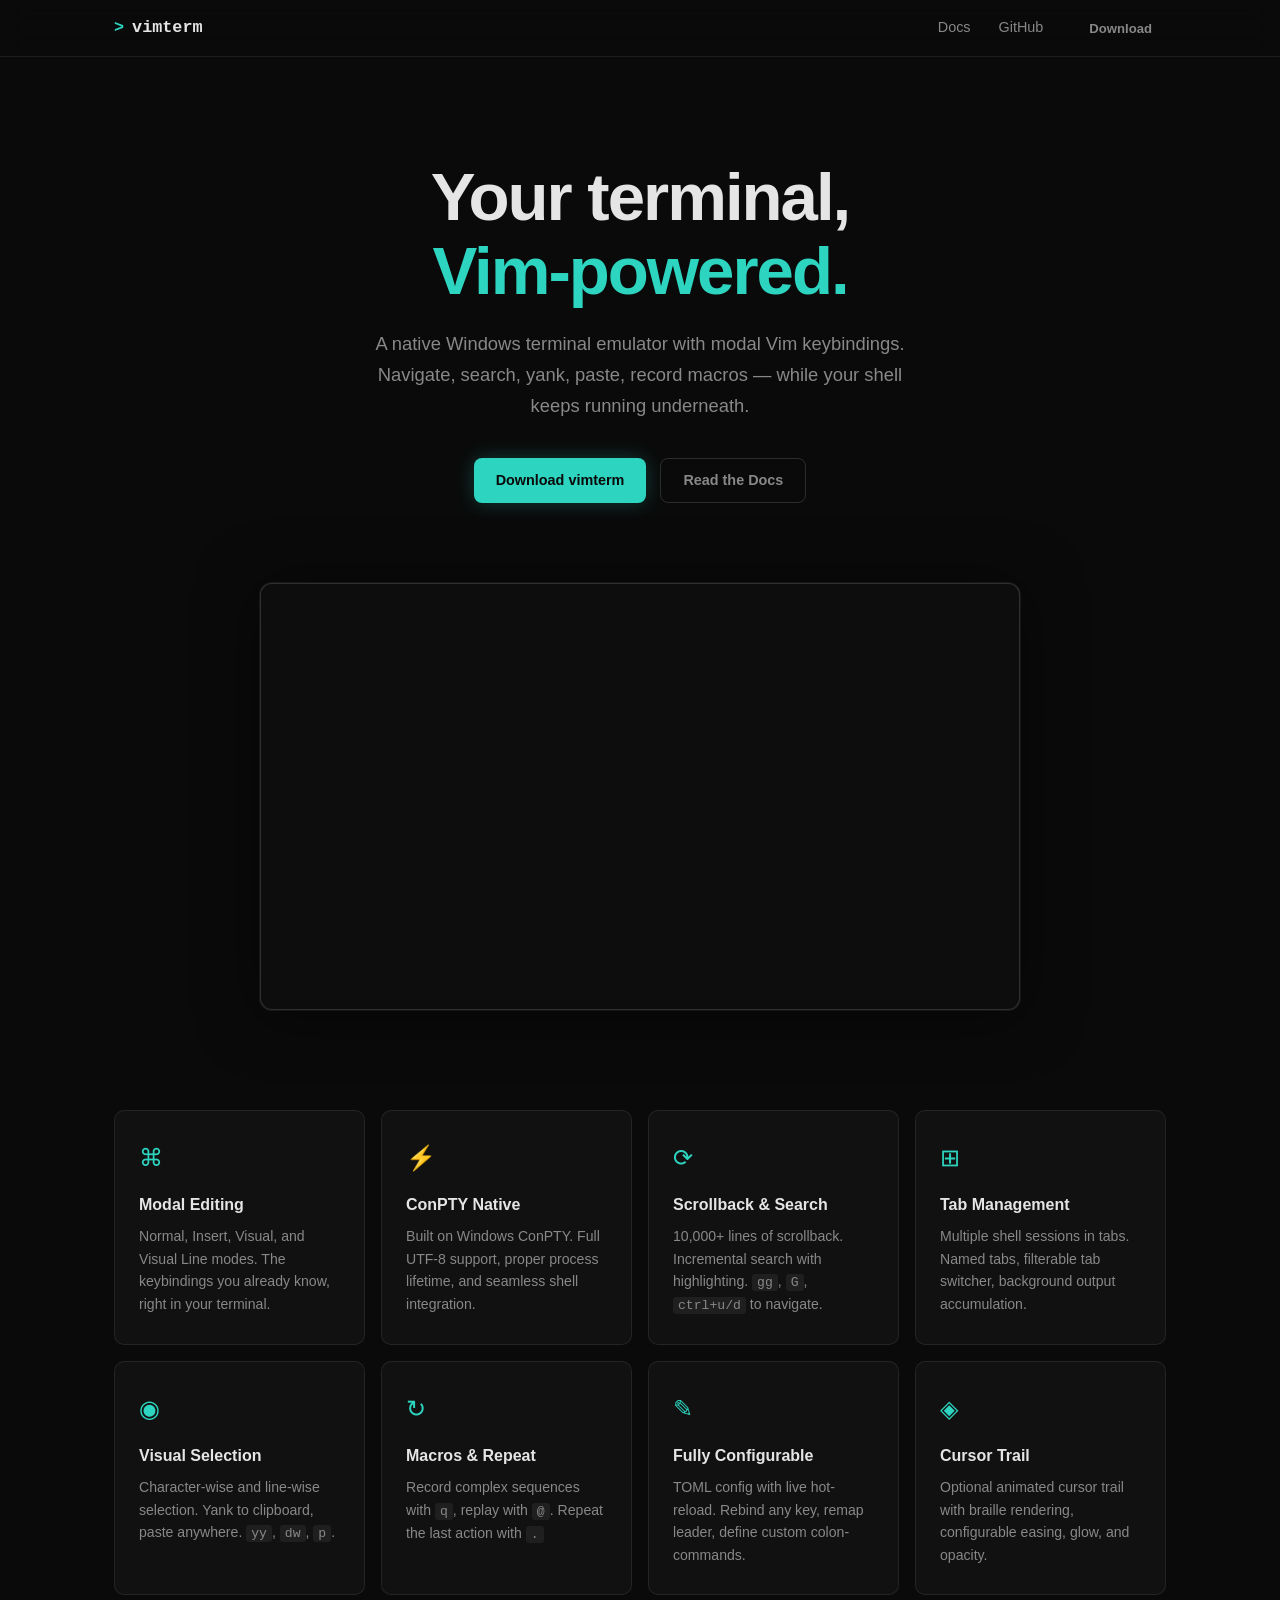
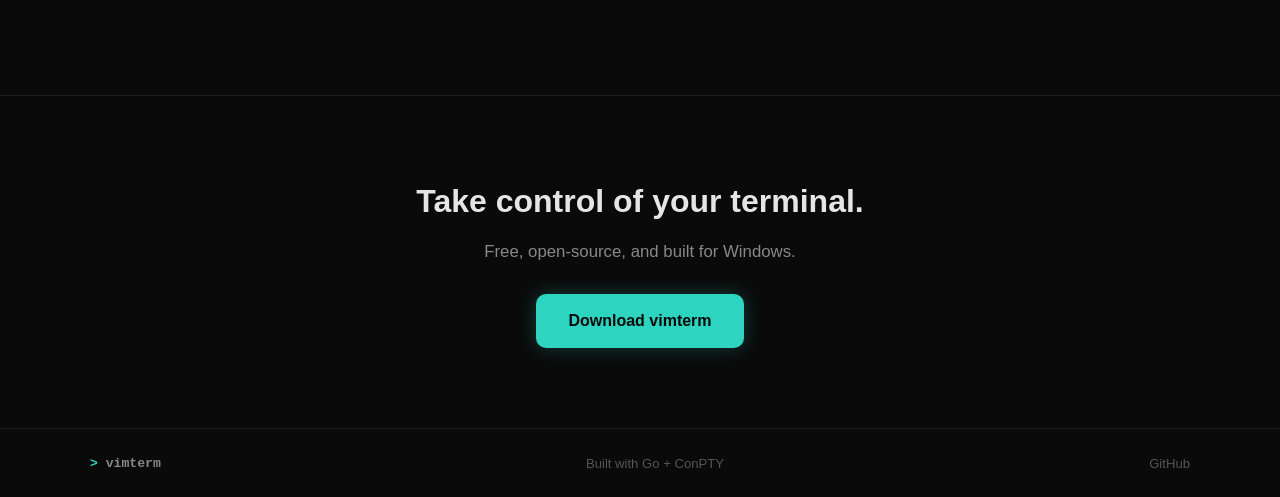
<file: docs/index.html>
<!DOCTYPE html>
<html lang="en">
<head>
  <meta charset="UTF-8">
  <meta name="viewport" content="width=device-width, initial-scale=1.0">
  <title>vimterm - A Vim-like Terminal Emulator for Windows</title>
  <meta name="description" content="A Vim-like terminal emulator for Windows. Modal keybindings, ConPTY shell integration, scrollback, search, yank, macros — all driven by Vim.">
  <link rel="stylesheet" href="style.css">
  <link rel="icon" href="data:image/svg+xml,<svg xmlns='http://www.w3.org/2000/svg' viewBox='0 0 100 100'><text y='.9em' font-size='90'>></text></svg>">
</head>
<body>
  <nav class="nav">
    <div class="nav-inner">
      <a href="/" class="nav-logo"><span class="logo-icon">&gt;</span> vimterm</a>
      <div class="nav-links">
        <a href="docs.html">Docs</a>
        <a href="https://github.com/mueezejaz/vimterm" target="_blank">GitHub</a>
        <a href="https://github.com/mueezejaz/vimterm/releases" target="_blank" class="btn btn-sm">Download</a>
      </div>
    </div>
  </nav>

  <section class="hero">
    <h1 class="hero-title">Your terminal,<br><span class="accent">Vim-powered.</span></h1>
    <p class="hero-sub">A native Windows terminal emulator with modal Vim keybindings. Navigate, search, yank, paste, record macros — while your shell keeps running underneath.</p>
    <div class="hero-actions">
      <a href="https://github.com/mueezejaz/vimterm/releases" class="btn btn-primary">Download vimterm</a>
      <a href="docs.html" class="btn btn-ghost">Read the Docs</a>
    </div>
  </section>

  <section class="video-section">
    <div class="video-wrapper">
      <video autoplay muted loop playsinline>
        <source src="https://github.com/mueezejaz/vimterm/raw/main/demo.mp4" type="video/mp4">
      </video>
    </div>
  </section>

  <section class="features">
    <div class="features-grid">
      <div class="feature-card">
        <div class="feature-icon">⌘</div>
        <h3>Modal Editing</h3>
        <p>Normal, Insert, Visual, and Visual Line modes. The keybindings you already know, right in your terminal.</p>
      </div>
      <div class="feature-card">
        <div class="feature-icon">⚡</div>
        <h3>ConPTY Native</h3>
        <p>Built on Windows ConPTY. Full UTF-8 support, proper process lifetime, and seamless shell integration.</p>
      </div>
      <div class="feature-card">
        <div class="feature-icon">⟳</div>
        <h3>Scrollback & Search</h3>
        <p>10,000+ lines of scrollback. Incremental search with highlighting. <code>gg</code>, <code>G</code>, <code>ctrl+u/d</code> to navigate.</p>
      </div>
      <div class="feature-card">
        <div class="feature-icon">⊞</div>
        <h3>Tab Management</h3>
        <p>Multiple shell sessions in tabs. Named tabs, filterable tab switcher, background output accumulation.</p>
      </div>
      <div class="feature-card">
        <div class="feature-icon">◉</div>
        <h3>Visual Selection</h3>
        <p>Character-wise and line-wise selection. Yank to clipboard, paste anywhere. <code>yy</code>, <code>dw</code>, <code>p</code>.</p>
      </div>
      <div class="feature-card">
        <div class="feature-icon">↻</div>
        <h3>Macros & Repeat</h3>
        <p>Record complex sequences with <code>q</code>, replay with <code>@</code>. Repeat the last action with <code>.</code></p>
      </div>
      <div class="feature-card">
        <div class="feature-icon">✎</div>
        <h3>Fully Configurable</h3>
        <p>TOML config with live hot-reload. Rebind any key, remap leader, define custom colon-commands.</p>
      </div>
      <div class="feature-card">
        <div class="feature-icon">◈</div>
        <h3>Cursor Trail</h3>
        <p>Optional animated cursor trail with braille rendering, configurable easing, glow, and opacity.</p>
      </div>
    </div>
  </section>

  <section class="cta-section">
    <h2>Take control of your terminal.</h2>
    <p>Free, open-source, and built for Windows.</p>
    <a href="https://github.com/mueezejaz/vimterm/releases" class="btn btn-primary btn-lg">Download vimterm</a>
  </section>

  <footer class="footer">
    <div class="footer-inner">
      <span class="footer-logo"><span class="logo-icon">&gt;</span> vimterm</span>
      <span>Built with Go + ConPTY</span>
      <a href="https://github.com/mueezejaz/vimterm" target="_blank">GitHub</a>
    </div>
  </footer>
</body>
</html>
</file>
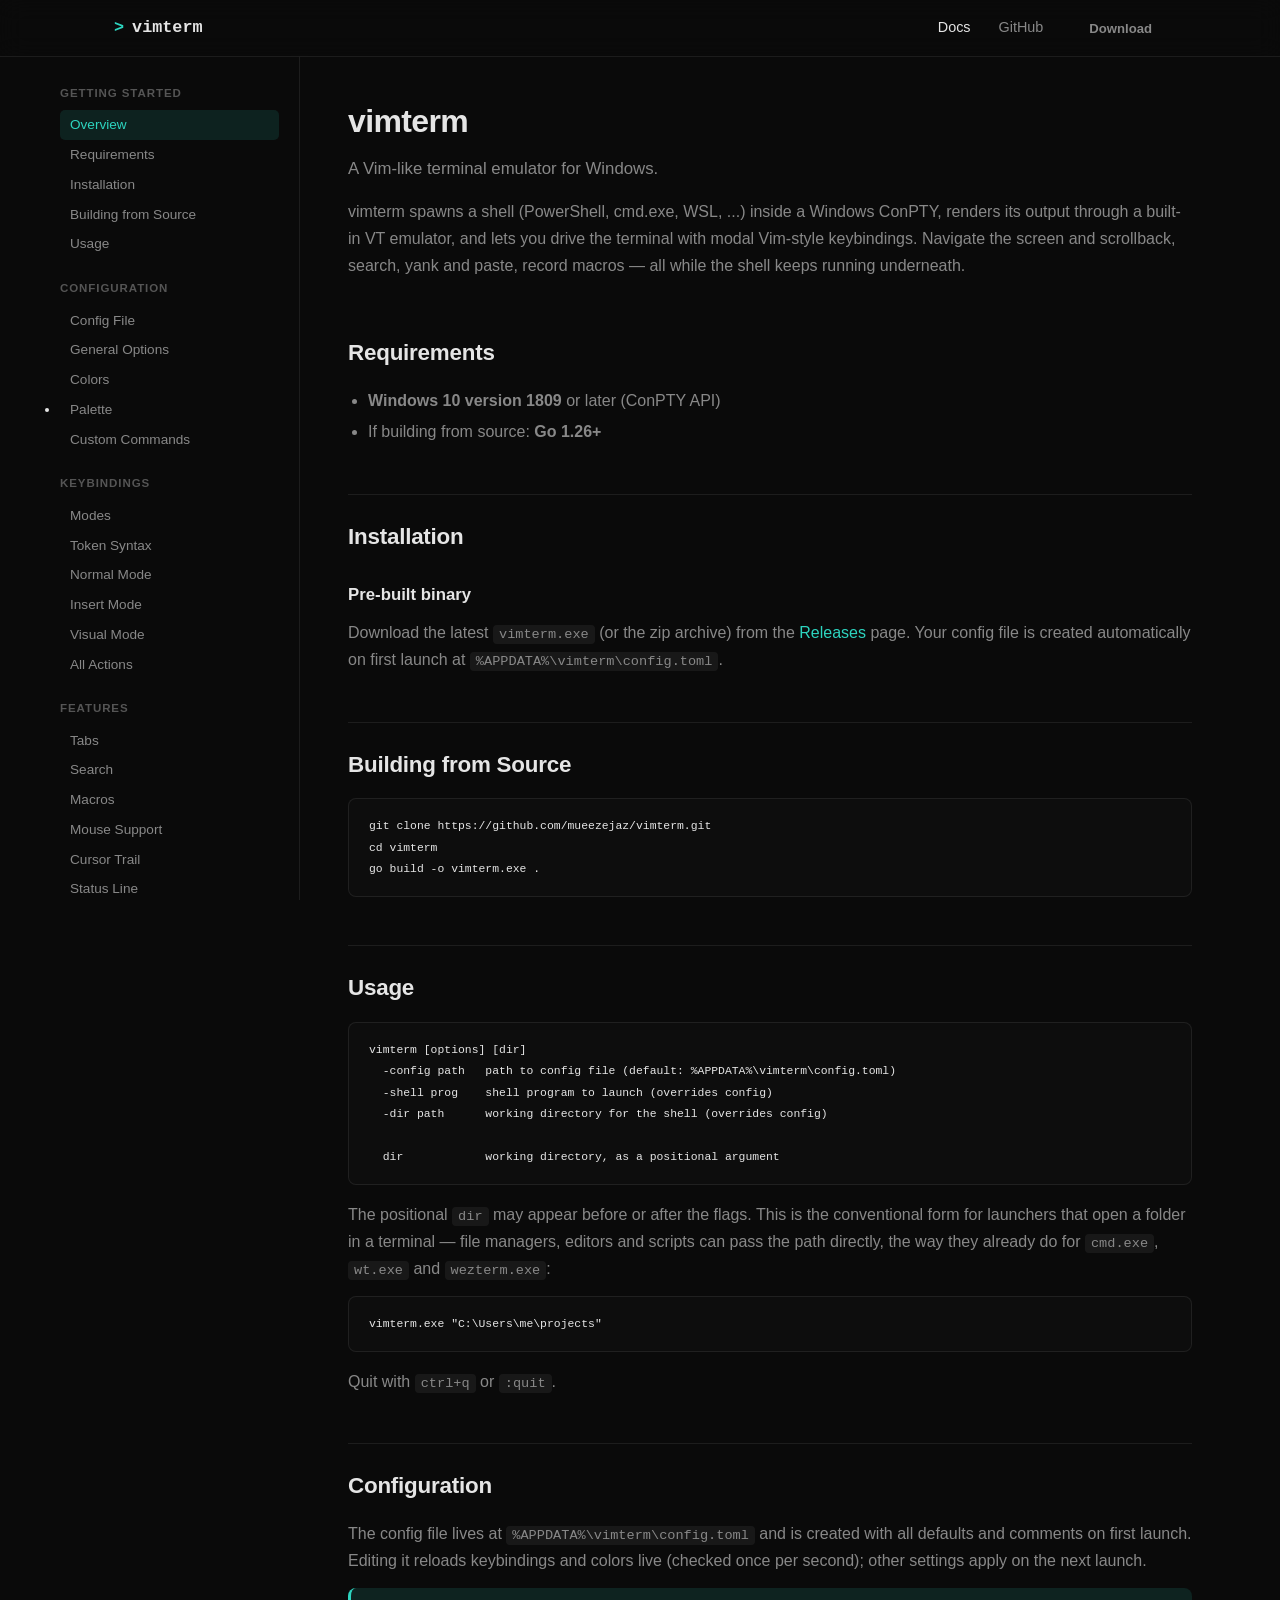
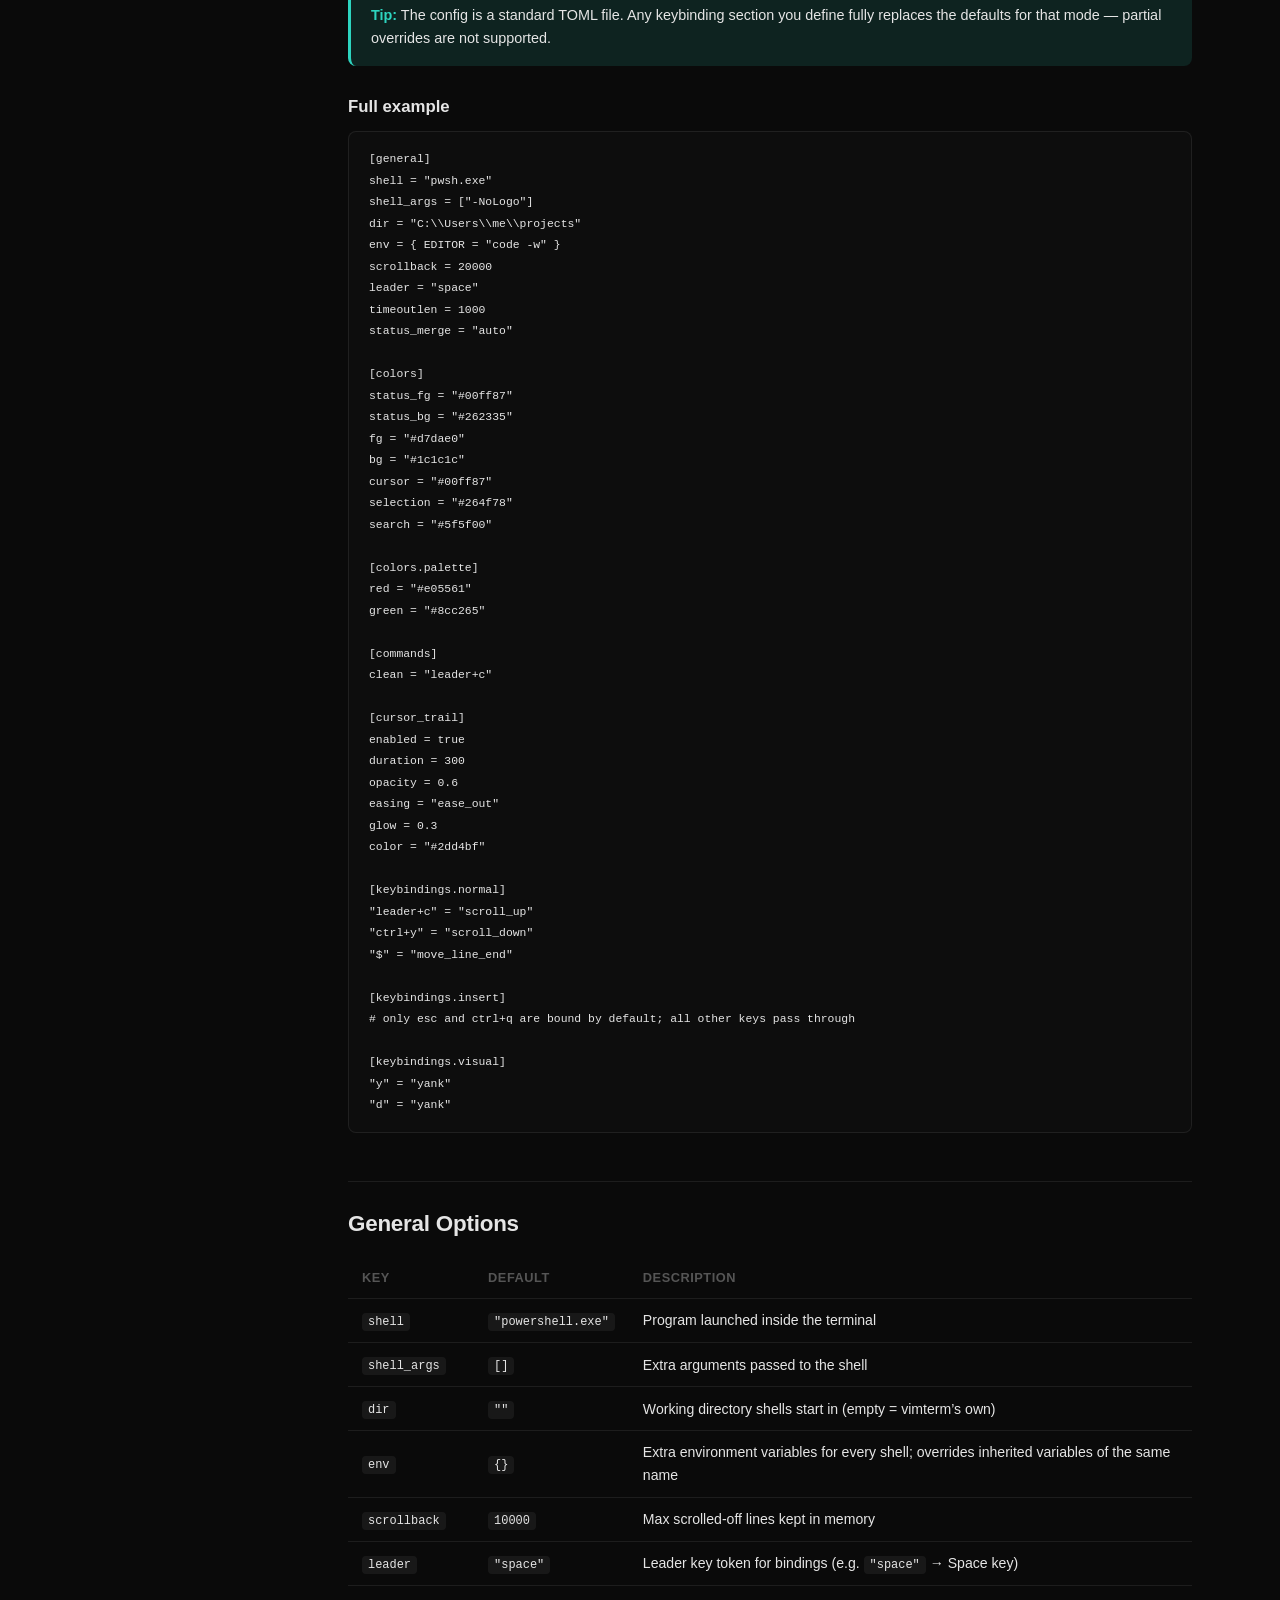
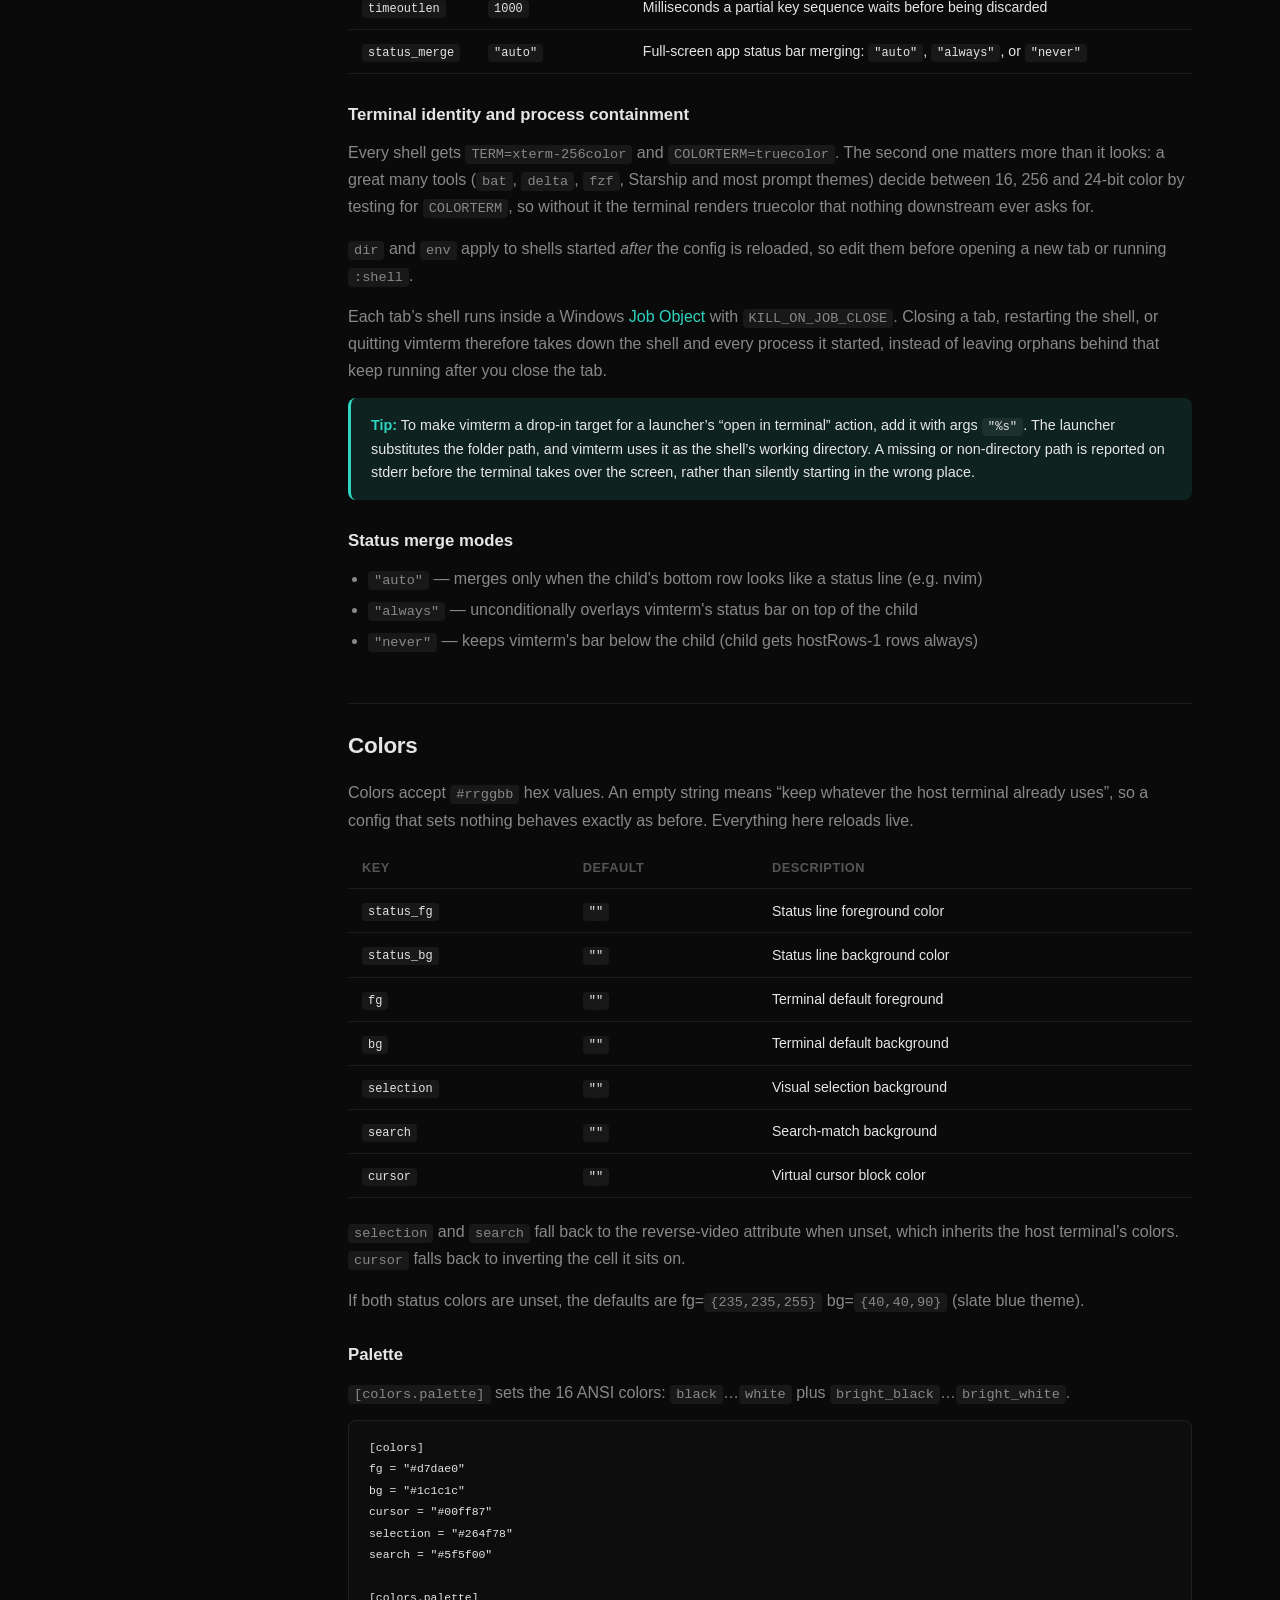
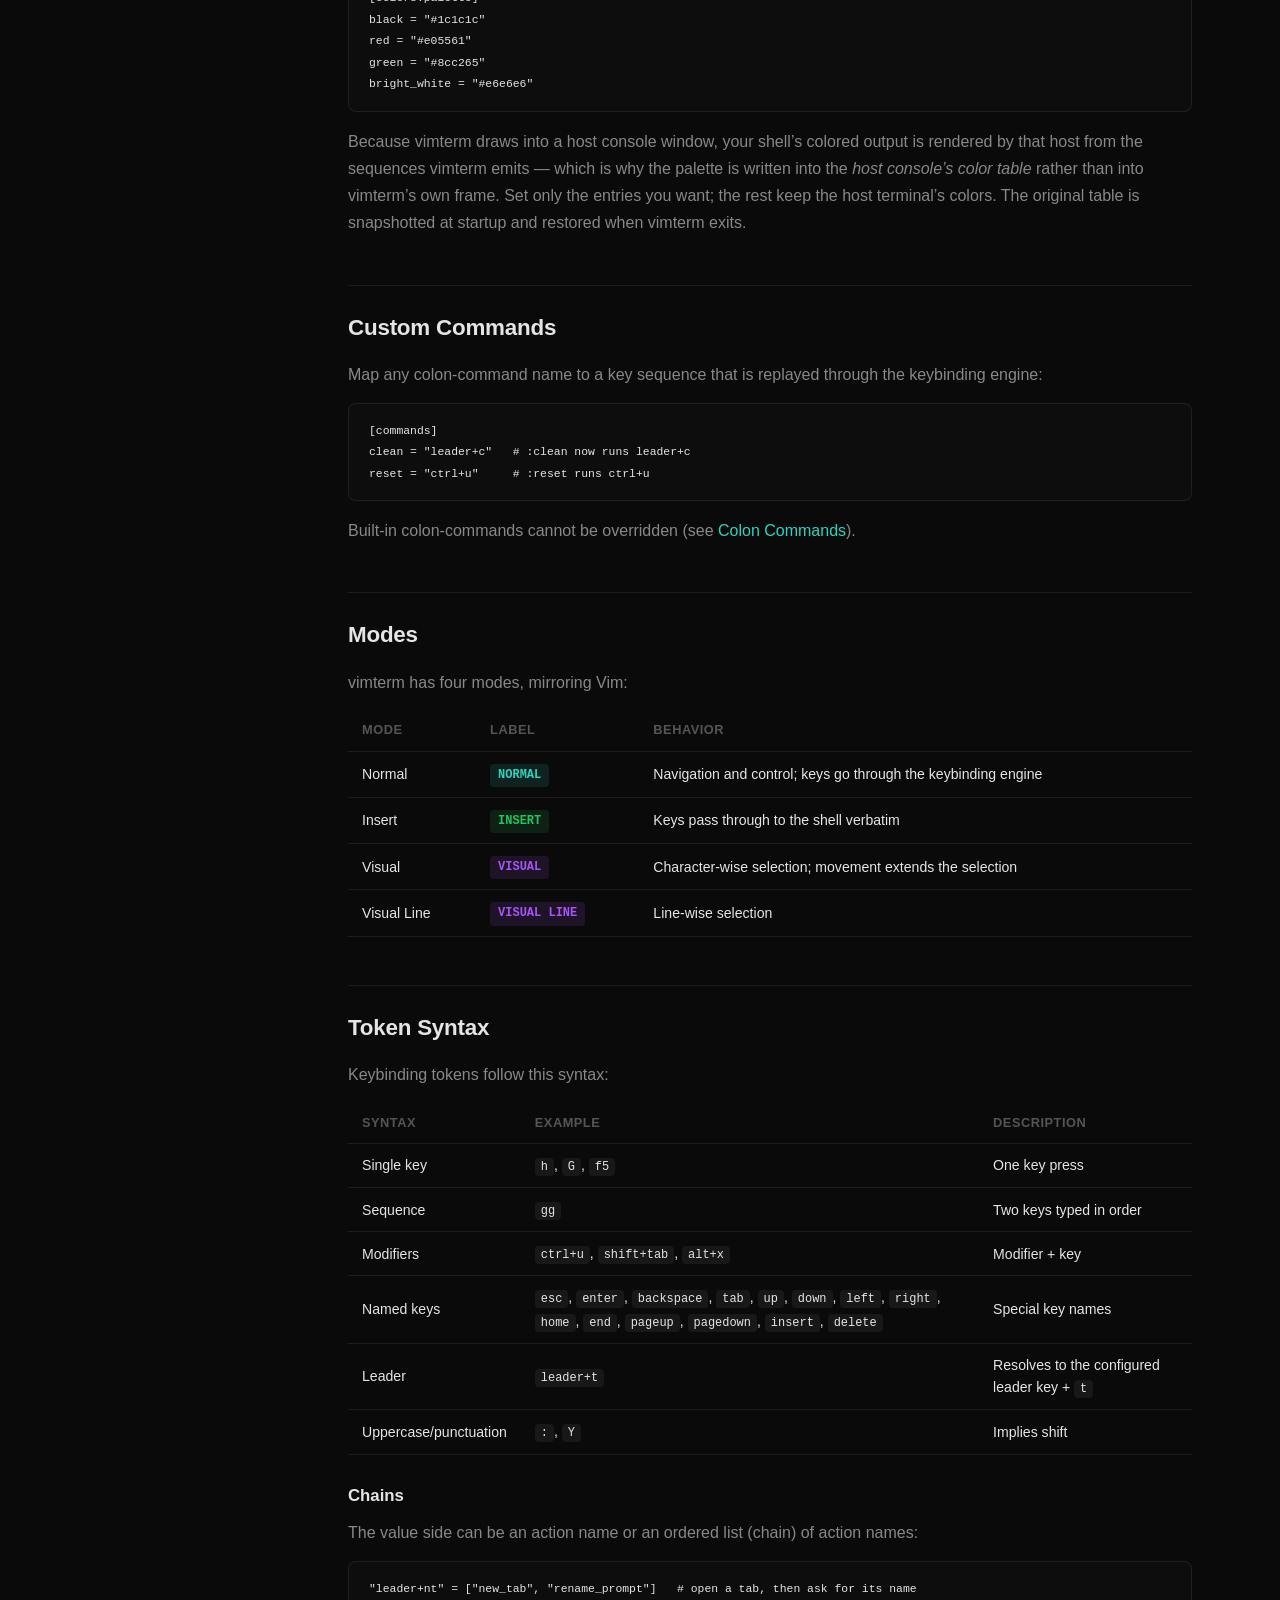
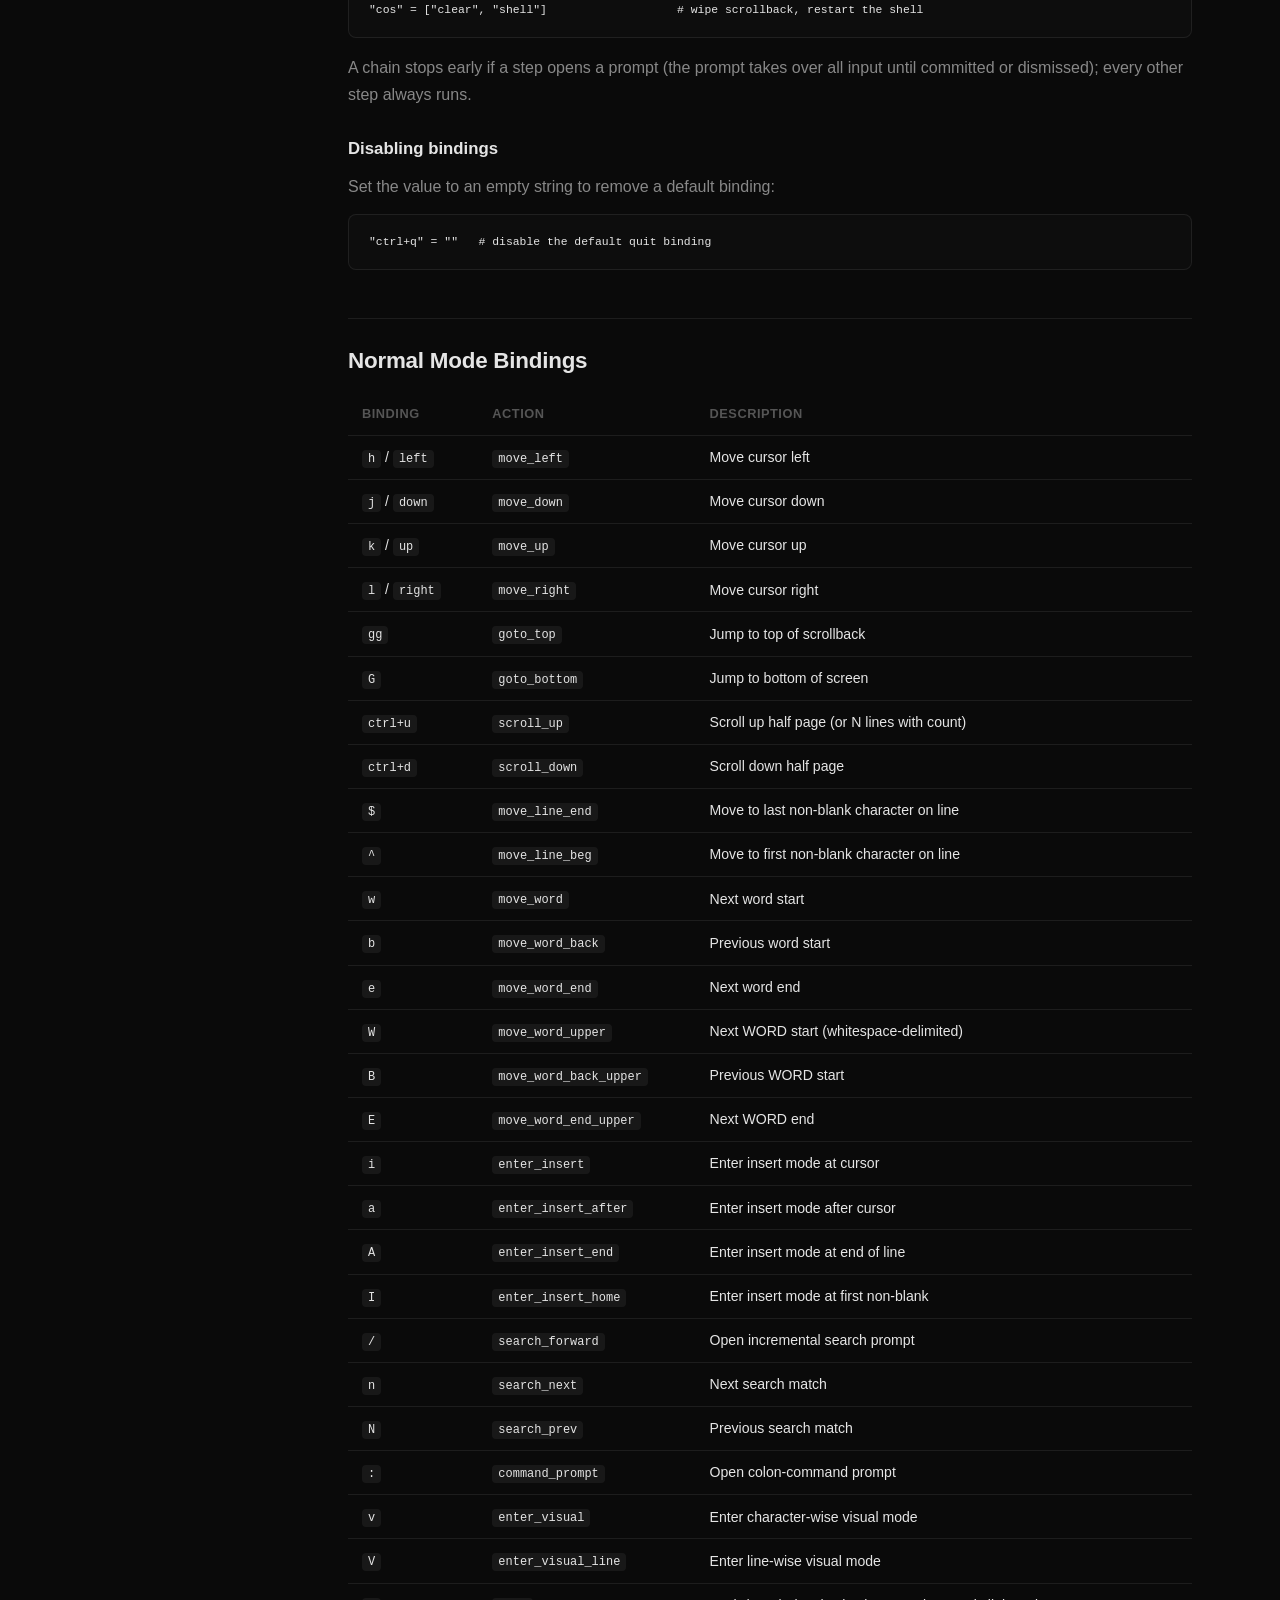
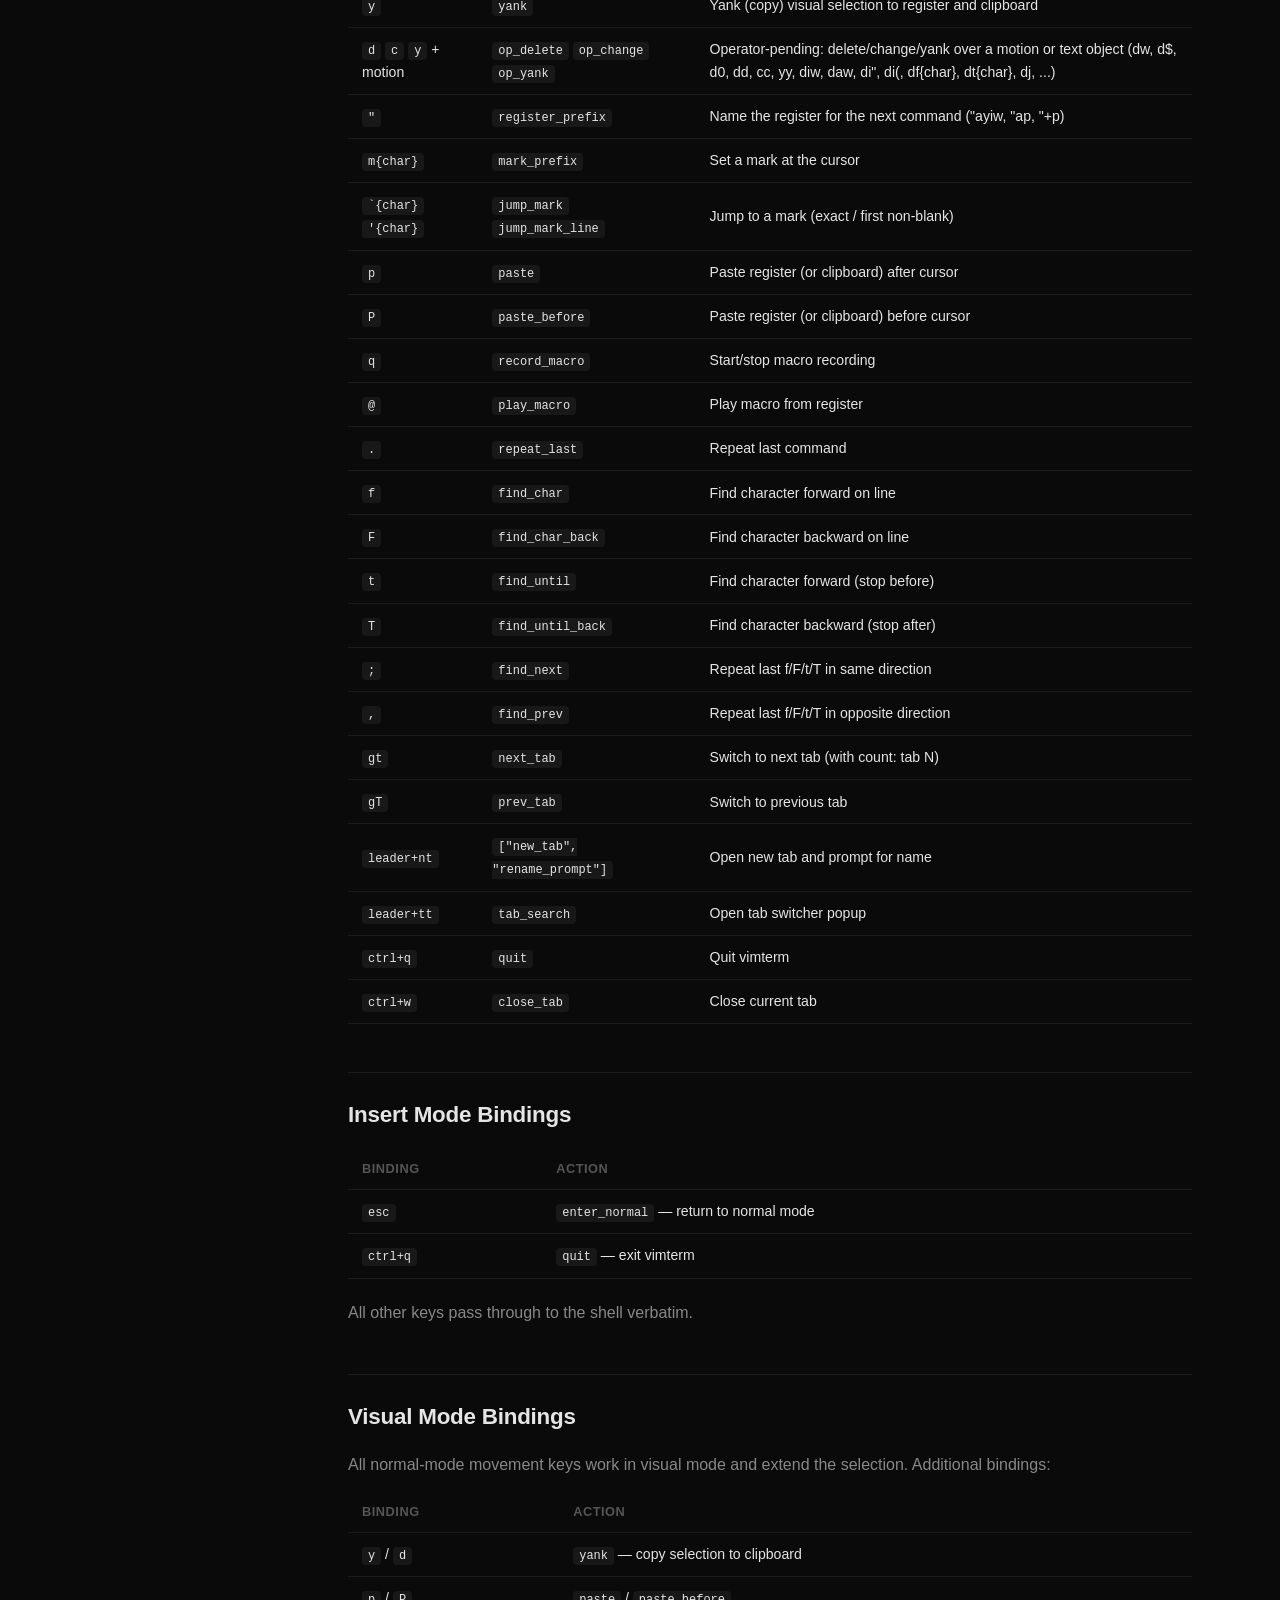
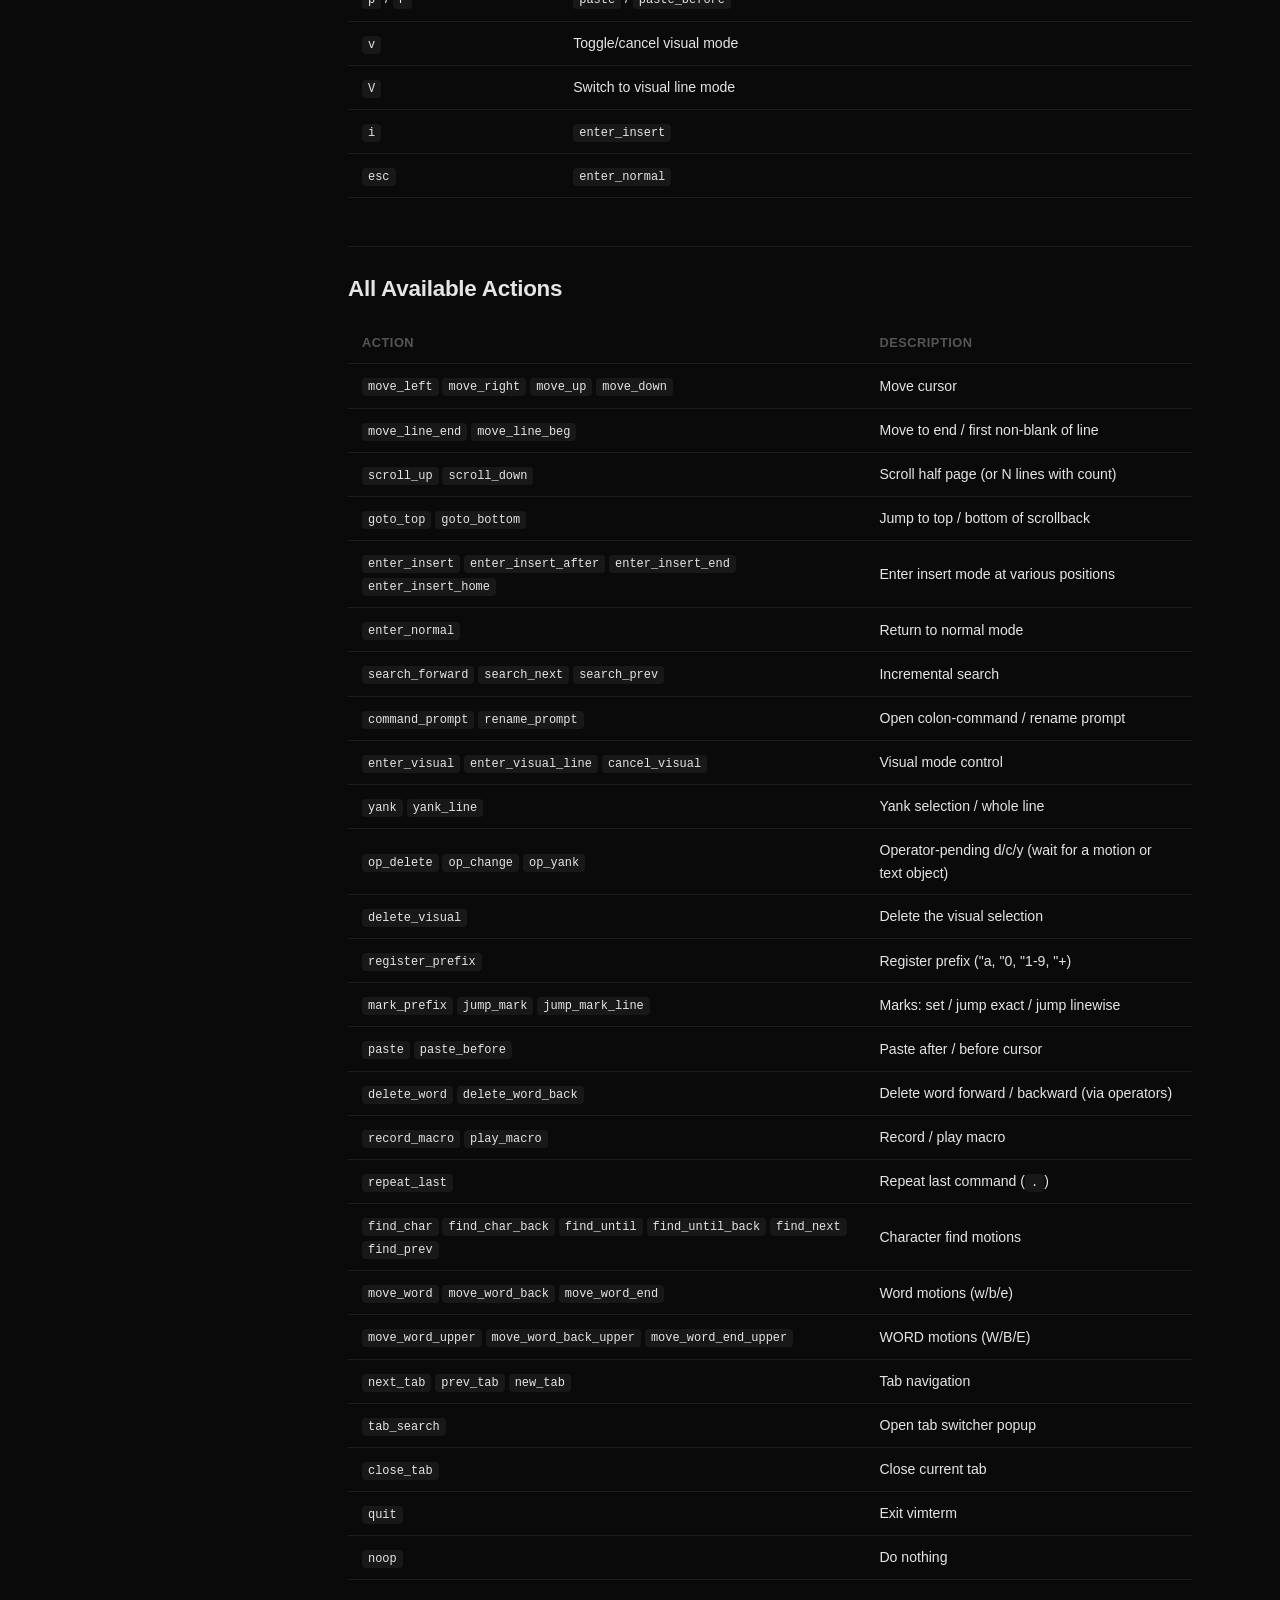
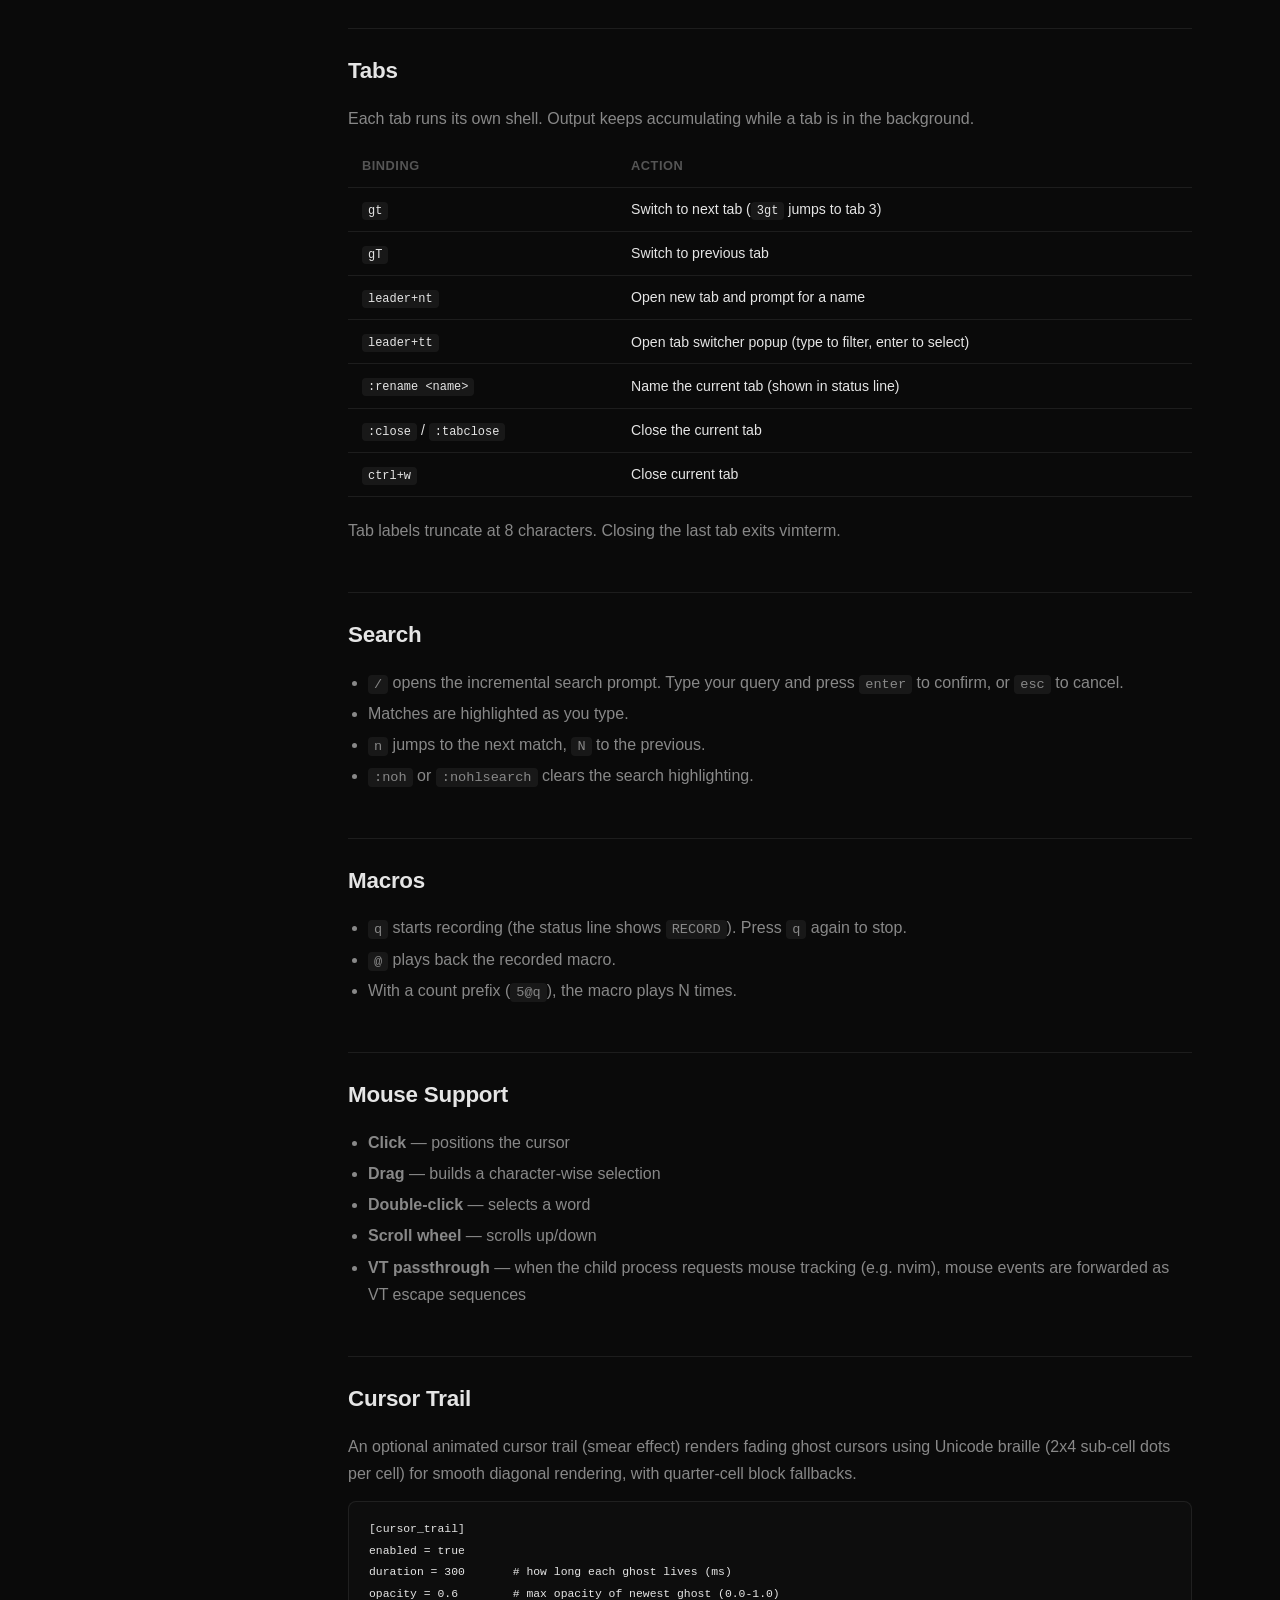
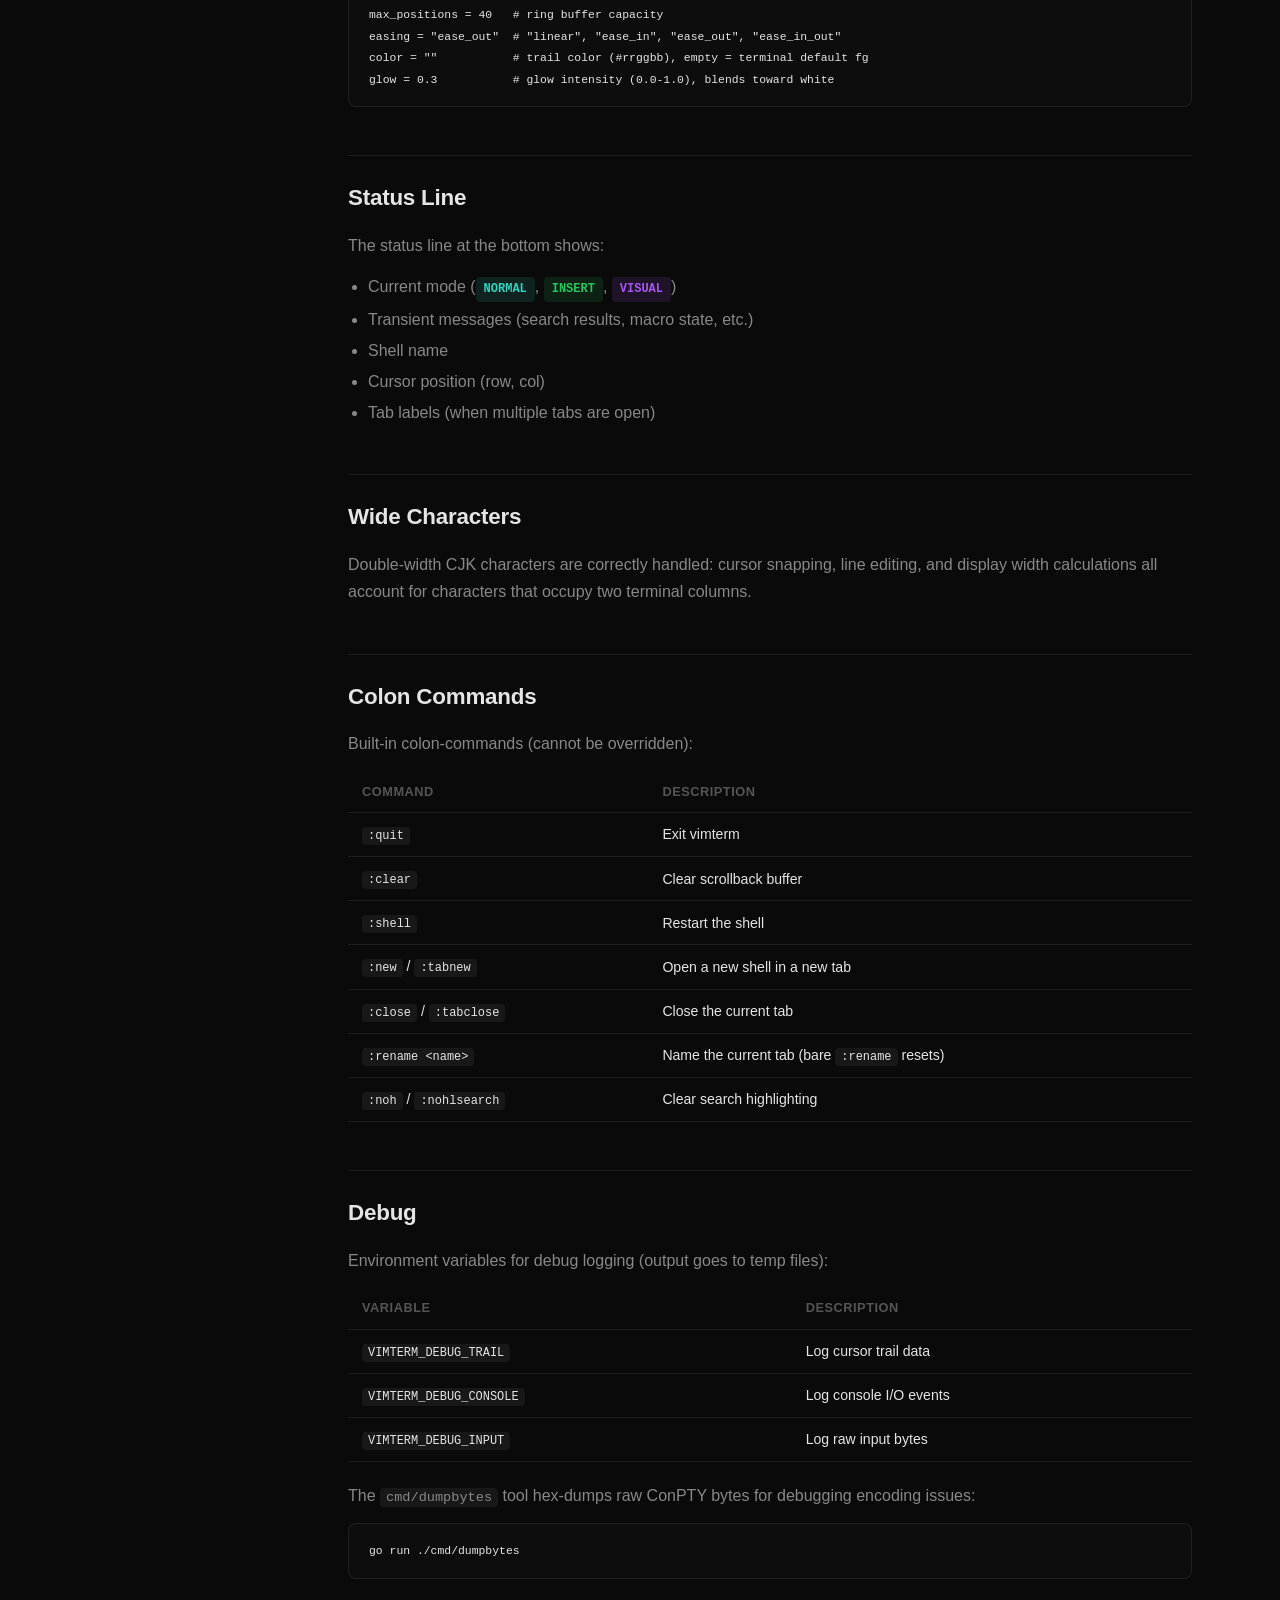
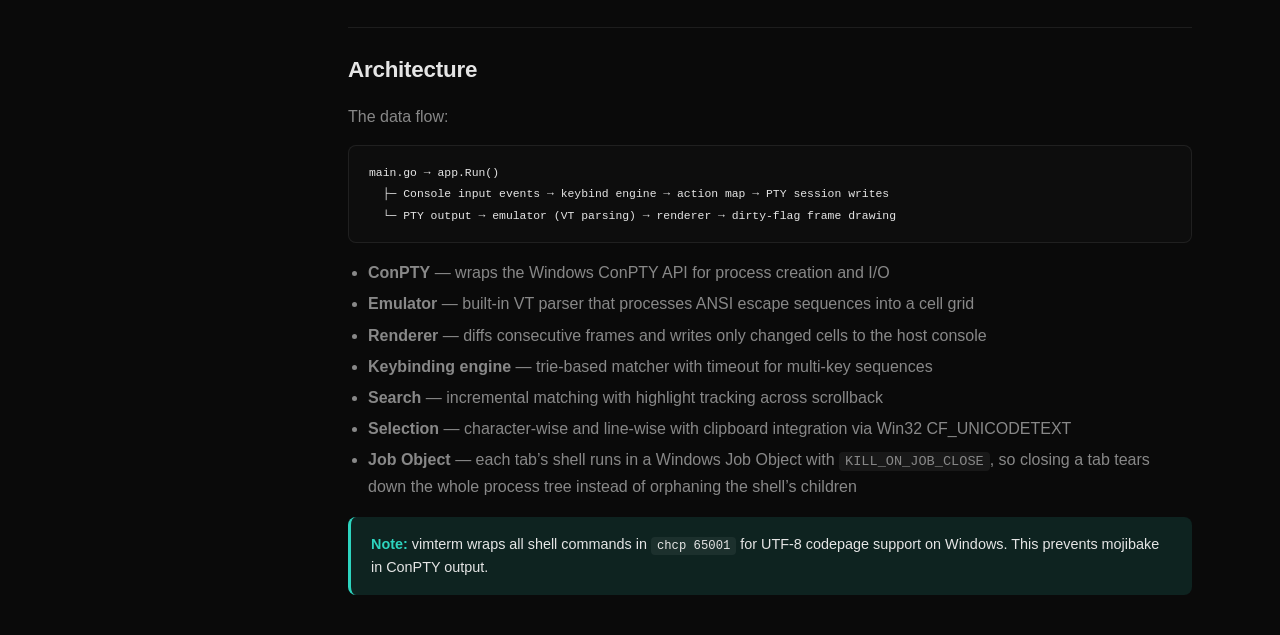
<file: docs/docs.html>
<!DOCTYPE html>
<html lang="en">
<head>
  <meta charset="UTF-8">
  <meta name="viewport" content="width=device-width, initial-scale=1.0">
  <title>Documentation — vimterm</title>
  <meta name="description" content="Complete documentation for vimterm: a Vim-like terminal emulator for Windows.">
  <link rel="stylesheet" href="style.css">
  <link rel="icon" href="data:image/svg+xml,<svg xmlns='http://www.w3.org/2000/svg' viewBox='0 0 100 100'><text y='.9em' font-size='90'>></text></svg>">
  <style>
    .docs-layout {
      display: flex;
      max-width: 1200px;
      margin: 0 auto;
      padding-top: 56px;
    }
    .docs-sidebar {
      position: sticky;
      top: 56px;
      height: calc(100vh - 56px);
      width: 260px;
      min-width: 260px;
      padding: 28px 20px;
      border-right: 1px solid var(--border);
      overflow-y: auto;
      font-size: 0.85rem;
    }
    .docs-sidebar h4 {
      font-size: 0.72rem;
      text-transform: uppercase;
      letter-spacing: 0.08em;
      color: var(--text-muted);
      margin: 20px 0 8px;
      font-weight: 700;
    }
    .docs-sidebar h4:first-child { margin-top: 0; }
    .docs-sidebar a {
      display: block;
      padding: 4px 10px;
      border-radius: 5px;
      color: var(--text-dim);
      transition: all 0.15s;
    }
    .docs-sidebar a:hover,
    .docs-sidebar a.active {
      color: var(--text);
      background: rgba(255,255,255,0.04);
    }
    .docs-sidebar a.active {
      color: var(--accent);
      background: var(--accent-dim);
    }
    .docs-main {
      flex: 1;
      min-width: 0;
      padding: 40px 48px 80px;
    }
    .docs-main h1 {
      font-size: 2rem;
      font-weight: 800;
      margin-bottom: 8px;
      letter-spacing: -0.02em;
    }
    .docs-main h2 {
      font-size: 1.4rem;
      font-weight: 700;
      margin: 48px 0 16px;
      padding-top: 24px;
      border-top: 1px solid var(--border);
      letter-spacing: -0.01em;
    }
    .docs-main h2:first-of-type { border-top: none; margin-top: 32px; }
    .docs-main h3 {
      font-size: 1.05rem;
      font-weight: 700;
      margin: 28px 0 10px;
    }
    .docs-main p {
      margin-bottom: 14px;
      color: var(--text-dim);
      line-height: 1.7;
    }
    .docs-main ul, .docs-main ol {
      margin: 0 0 16px 20px;
      color: var(--text-dim);
      line-height: 1.7;
    }
    .docs-main li { margin-bottom: 4px; }
    .docs-main a { color: var(--accent); }
    .docs-main a:hover { text-decoration: underline; }
    .docs-subtitle {
      color: var(--text-muted);
      font-size: 1.05rem;
      margin-bottom: 32px;
    }
    .docs-main code {
      background: rgba(255,255,255,0.06);
      padding: 2px 6px;
      border-radius: 4px;
      font-size: 0.85em;
    }
    .docs-main pre {
      background: #0d0d0d;
      border: 1px solid var(--border);
      border-radius: 8px;
      padding: 16px 20px;
      overflow-x: auto;
      margin: 0 0 16px;
      font-size: 0.84rem;
      line-height: 1.6;
    }
    .docs-main pre code {
      background: none;
      padding: 0;
      border-radius: 0;
    }
    table {
      width: 100%;
      border-collapse: collapse;
      margin: 0 0 20px;
      font-size: 0.88rem;
    }
    th, td {
      text-align: left;
      padding: 10px 14px;
      border-bottom: 1px solid var(--border);
    }
    th {
      color: var(--text-muted);
      font-weight: 600;
      font-size: 0.8rem;
      text-transform: uppercase;
      letter-spacing: 0.04em;
    }
    td code {
      font-size: 0.82rem;
    }
    .badge {
      display: inline-block;
      padding: 2px 8px;
      border-radius: 4px;
      font-size: 0.75rem;
      font-weight: 600;
      font-family: var(--font-mono);
    }
    .badge-normal { background: var(--accent-dim); color: var(--accent); }
    .badge-insert { background: rgba(34,197,94,0.12); color: #22c55e; }
    .badge-visual { background: rgba(168,85,247,0.12); color: #a855f7; }
    .badge-all { background: rgba(255,255,255,0.06); color: var(--text-dim); }
    .callout {
      padding: 16px 20px;
      border-radius: 8px;
      border-left: 3px solid var(--accent);
      background: var(--accent-dim);
      margin: 0 0 16px;
      font-size: 0.9rem;
      color: var(--text);
    }
    .callout strong { color: var(--accent); }
    @media (max-width: 860px) {
      .docs-layout { flex-direction: column; }
      .docs-sidebar {
        position: static;
        width: 100%;
        min-width: 0;
        height: auto;
        border-right: none;
        border-bottom: 1px solid var(--border);
        padding: 16px 20px;
        display: flex;
        flex-wrap: wrap;
        gap: 4px;
      }
      .docs-sidebar h4 {
        width: 100%;
        margin: 12px 0 4px;
      }
      .docs-sidebar a { padding: 3px 8px; font-size: 0.8rem; }
      .docs-main { padding: 28px 20px 60px; }
    }
  </style>
</head>
<body>
  <nav class="nav">
    <div class="nav-inner">
      <a href="/" class="nav-logo"><span class="logo-icon">&gt;</span> vimterm</a>
      <div class="nav-links">
        <a href="docs.html" style="color:var(--text)">Docs</a>
        <a href="https://github.com/mueezejaz/vimterm" target="_blank">GitHub</a>
        <a href="https://github.com/mueezejaz/vimterm/releases" target="_blank" class="btn btn-sm">Download</a>
      </div>
    </div>
  </nav>

  <div class="docs-layout">
    <aside class="docs-sidebar" id="sidebar">
      <h4>Getting Started</h4>
      <a href="#overview">Overview</a>
      <a href="#requirements">Requirements</a>
      <a href="#installation">Installation</a>
      <a href="#building">Building from Source</a>
      <a href="#usage">Usage</a>
      <h4>Configuration</h4>
      <a href="#config-file">Config File</a>
      <a href="#general">General Options</a>
      <a href="#colors">Colors</a>
      <ul><li><a href="#palette">Palette</a></li></ul>
      <a href="#custom-commands">Custom Commands</a>
      <h4>Keybindings</h4>
      <a href="#modes">Modes</a>
      <a href="#token-syntax">Token Syntax</a>
      <a href="#normal-mode">Normal Mode</a>
      <a href="#insert-mode">Insert Mode</a>
      <a href="#visual-mode">Visual Mode</a>
      <a href="#actions">All Actions</a>
      <h4>Features</h4>
      <a href="#tabs">Tabs</a>
      <a href="#search">Search</a>
      <a href="#macros">Macros</a>
      <a href="#mouse">Mouse Support</a>
      <a href="#cursor-trail">Cursor Trail</a>
      <a href="#status-line">Status Line</a>
      <a href="#wide-chars">Wide Characters</a>
      <h4>Reference</a>
      <a href="#colon-commands">Colon Commands</a>
      <a href="#debug">Debug</a>
      <a href="#architecture">Architecture</a>
    </aside>

    <main class="docs-main">
      <h1 id="overview">vimterm</h1>
      <p class="docs-subtitle">A Vim-like terminal emulator for Windows.</p>

      <p>vimterm spawns a shell (PowerShell, cmd.exe, WSL, ...) inside a Windows ConPTY, renders its output through a built-in VT emulator, and lets you drive the terminal with modal Vim-style keybindings. Navigate the screen and scrollback, search, yank and paste, record macros — all while the shell keeps running underneath.</p>

      <h2 id="requirements">Requirements</h2>
      <ul>
        <li><strong>Windows 10 version 1809</strong> or later (ConPTY API)</li>
        <li>If building from source: <strong>Go 1.26+</strong></li>
      </ul>

      <h2 id="installation">Installation</h2>
      <h3>Pre-built binary</h3>
      <p>Download the latest <code>vimterm.exe</code> (or the zip archive) from the <a href="https://github.com/mueezejaz/vimterm/releases">Releases</a> page. Your config file is created automatically on first launch at <code>%APPDATA%\vimterm\config.toml</code>.</p>

      <h2 id="building">Building from Source</h2>
      <pre><code>git clone https://github.com/mueezejaz/vimterm.git
cd vimterm
go build -o vimterm.exe .</code></pre>

      <h2 id="usage">Usage</h2>
      <pre><code>vimterm [options] [dir]
  -config path   path to config file (default: %APPDATA%\vimterm\config.toml)
  -shell prog    shell program to launch (overrides config)
  -dir path      working directory for the shell (overrides config)

  dir            working directory, as a positional argument</code></pre>
      <p>The positional <code>dir</code> may appear before or after the flags. This is the conventional form for launchers that open a folder in a terminal &mdash; file managers, editors and scripts can pass the path directly, the way they already do for <code>cmd.exe</code>, <code>wt.exe</code> and <code>wezterm.exe</code>:</p>
      <pre><code>vimterm.exe "C:\Users\me\projects"</code></pre>
      <p>Quit with <code>ctrl+q</code> or <code>:quit</code>.</p>

      <h2 id="config-file">Configuration</h2>
      <p>The config file lives at <code>%APPDATA%\vimterm\config.toml</code> and is created with all defaults and comments on first launch. Editing it reloads keybindings and colors live (checked once per second); other settings apply on the next launch.</p>

      <div class="callout">
        <strong>Tip:</strong> The config is a standard TOML file. Any keybinding section you define fully replaces the defaults for that mode — partial overrides are not supported.
      </div>

      <h3>Full example</h3>
      <pre><code>[general]
shell = "pwsh.exe"
shell_args = ["-NoLogo"]
dir = "C:\\Users\\me\\projects"
env = { EDITOR = "code -w" }
scrollback = 20000
leader = "space"
timeoutlen = 1000
status_merge = "auto"

[colors]
status_fg = "#00ff87"
status_bg = "#262335"
fg = "#d7dae0"
bg = "#1c1c1c"
cursor = "#00ff87"
selection = "#264f78"
search = "#5f5f00"

[colors.palette]
red = "#e05561"
green = "#8cc265"

[commands]
clean = "leader+c"

[cursor_trail]
enabled = true
duration = 300
opacity = 0.6
easing = "ease_out"
glow = 0.3
color = "#2dd4bf"

[keybindings.normal]
"leader+c" = "scroll_up"
"ctrl+y" = "scroll_down"
"$" = "move_line_end"

[keybindings.insert]
# only esc and ctrl+q are bound by default; all other keys pass through

[keybindings.visual]
"y" = "yank"
"d" = "yank"</code></pre>

      <h2 id="general">General Options</h2>
      <table>
        <thead><tr><th>Key</th><th>Default</th><th>Description</th></tr></thead>
        <tbody>
          <tr><td><code>shell</code></td><td><code>"powershell.exe"</code></td><td>Program launched inside the terminal</td></tr>
          <tr><td><code>shell_args</code></td><td><code>[]</code></td><td>Extra arguments passed to the shell</td></tr>
          <tr><td><code>dir</code></td><td><code>""</code></td><td>Working directory shells start in (empty = vimterm&rsquo;s own)</td></tr>
          <tr><td><code>env</code></td><td><code>{}</code></td><td>Extra environment variables for every shell; overrides inherited variables of the same name</td></tr>
          <tr><td><code>scrollback</code></td><td><code>10000</code></td><td>Max scrolled-off lines kept in memory</td></tr>
          <tr><td><code>leader</code></td><td><code>"space"</code></td><td>Leader key token for bindings (e.g. <code>"space"</code> → Space key)</td></tr>
          <tr><td><code>timeoutlen</code></td><td><code>1000</code></td><td>Milliseconds a partial key sequence waits before being discarded</td></tr>
          <tr><td><code>status_merge</code></td><td><code>"auto"</code></td><td>Full-screen app status bar merging: <code>"auto"</code>, <code>"always"</code>, or <code>"never"</code></td></tr>
        </tbody>
      </table>

      <h3>Terminal identity and process containment</h3>
      <p>Every shell gets <code>TERM=xterm-256color</code> and <code>COLORTERM=truecolor</code>. The second one matters more than it looks: a great many tools (<code>bat</code>, <code>delta</code>, <code>fzf</code>, Starship and most prompt themes) decide between 16, 256 and 24-bit color by testing for <code>COLORTERM</code>, so without it the terminal renders truecolor that nothing downstream ever asks for.</p>
      <p><code>dir</code> and <code>env</code> apply to shells started <em>after</em> the config is reloaded, so edit them before opening a new tab or running <code>:shell</code>.</p>
      <p>Each tab&rsquo;s shell runs inside a Windows <a href="https://learn.microsoft.com/windows/win32/procthread/job-objects">Job Object</a> with <code>KILL_ON_JOB_CLOSE</code>. Closing a tab, restarting the shell, or quitting vimterm therefore takes down the shell and every process it started, instead of leaving orphans behind that keep running after you close the tab.</p>

      <div class="callout">
        <strong>Tip:</strong> To make vimterm a drop-in target for a launcher&rsquo;s &ldquo;open in terminal&rdquo; action, add it with args <code>"%s"</code>. The launcher substitutes the folder path, and vimterm uses it as the shell&rsquo;s working directory. A missing or non-directory path is reported on stderr before the terminal takes over the screen, rather than silently starting in the wrong place.
      </div>

      <h3>Status merge modes</h3>
      <ul>
        <li><code>"auto"</code> — merges only when the child's bottom row looks like a status line (e.g. nvim)</li>
        <li><code>"always"</code> — unconditionally overlays vimterm's status bar on top of the child</li>
        <li><code>"never"</code> — keeps vimterm's bar below the child (child gets hostRows-1 rows always)</li>
      </ul>

      <h2 id="colors">Colors</h2>
      <p>Colors accept <code>#rrggbb</code> hex values. An empty string means &ldquo;keep whatever the host terminal already uses&rdquo;, so a config that sets nothing behaves exactly as before. Everything here reloads live.</p>
      <table>
        <thead><tr><th>Key</th><th>Default</th><th>Description</th></tr></thead>
        <tbody>
          <tr><td><code>status_fg</code></td><td><code>""</code></td><td>Status line foreground color</td></tr>
          <tr><td><code>status_bg</code></td><td><code>""</code></td><td>Status line background color</td></tr>
          <tr><td><code>fg</code></td><td><code>""</code></td><td>Terminal default foreground</td></tr>
          <tr><td><code>bg</code></td><td><code>""</code></td><td>Terminal default background</td></tr>
          <tr><td><code>selection</code></td><td><code>""</code></td><td>Visual selection background</td></tr>
          <tr><td><code>search</code></td><td><code>""</code></td><td>Search-match background</td></tr>
          <tr><td><code>cursor</code></td><td><code>""</code></td><td>Virtual cursor block color</td></tr>
        </tbody>
      </table>
      <p><code>selection</code> and <code>search</code> fall back to the reverse-video attribute when unset, which inherits the host terminal&rsquo;s colors. <code>cursor</code> falls back to inverting the cell it sits on.</p>
      <p>If both status colors are unset, the defaults are fg=<code>{235,235,255}</code> bg=<code>{40,40,90}</code> (slate blue theme).</p>

      <h3 id="palette">Palette</h3>
      <p><code>[colors.palette]</code> sets the 16 ANSI colors: <code>black</code>&hellip;<code>white</code> plus <code>bright_black</code>&hellip;<code>bright_white</code>.</p>
      <pre><code>[colors]
fg = "#d7dae0"
bg = "#1c1c1c"
cursor = "#00ff87"
selection = "#264f78"
search = "#5f5f00"

[colors.palette]
black = "#1c1c1c"
red = "#e05561"
green = "#8cc265"
bright_white = "#e6e6e6"</code></pre>
      <p>Because vimterm draws into a host console window, your shell&rsquo;s colored output is rendered by that host from the sequences vimterm emits &mdash; which is why the palette is written into the <em>host console&rsquo;s color table</em> rather than into vimterm&rsquo;s own frame. Set only the entries you want; the rest keep the host terminal&rsquo;s colors. The original table is snapshotted at startup and restored when vimterm exits.</p>

      <h2 id="custom-commands">Custom Commands</h2>
      <p>Map any colon-command name to a key sequence that is replayed through the keybinding engine:</p>
      <pre><code>[commands]
clean = "leader+c"   # :clean now runs leader+c
reset = "ctrl+u"     # :reset runs ctrl+u</code></pre>
      <p>Built-in colon-commands cannot be overridden (see <a href="#colon-commands">Colon Commands</a>).</p>

      <h2 id="modes">Modes</h2>
      <p>vimterm has four modes, mirroring Vim:</p>
      <table>
        <thead><tr><th>Mode</th><th>Label</th><th>Behavior</th></tr></thead>
        <tbody>
          <tr><td>Normal</td><td><span class="badge badge-normal">NORMAL</span></td><td>Navigation and control; keys go through the keybinding engine</td></tr>
          <tr><td>Insert</td><td><span class="badge badge-insert">INSERT</span></td><td>Keys pass through to the shell verbatim</td></tr>
          <tr><td>Visual</td><td><span class="badge badge-visual">VISUAL</span></td><td>Character-wise selection; movement extends the selection</td></tr>
          <tr><td>Visual Line</td><td><span class="badge badge-visual">VISUAL LINE</span></td><td>Line-wise selection</td></tr>
        </tbody>
      </table>

      <h2 id="token-syntax">Token Syntax</h2>
      <p>Keybinding tokens follow this syntax:</p>
      <table>
        <thead><tr><th>Syntax</th><th>Example</th><th>Description</th></tr></thead>
        <tbody>
          <tr><td>Single key</td><td><code>h</code>, <code>G</code>, <code>f5</code></td><td>One key press</td></tr>
          <tr><td>Sequence</td><td><code>gg</code></td><td>Two keys typed in order</td></tr>
          <tr><td>Modifiers</td><td><code>ctrl+u</code>, <code>shift+tab</code>, <code>alt+x</code></td><td>Modifier + key</td></tr>
          <tr><td>Named keys</td><td><code>esc</code>, <code>enter</code>, <code>backspace</code>, <code>tab</code>, <code>up</code>, <code>down</code>, <code>left</code>, <code>right</code>, <code>home</code>, <code>end</code>, <code>pageup</code>, <code>pagedown</code>, <code>insert</code>, <code>delete</code></td><td>Special key names</td></tr>
          <tr><td>Leader</td><td><code>leader+t</code></td><td>Resolves to the configured leader key + <code>t</code></td></tr>
          <tr><td>Uppercase/punctuation</td><td><code>:</code>, <code>Y</code></td><td>Implies shift</td></tr>
        </tbody>
      </table>

      <h3>Chains</h3>
      <p>The value side can be an action name or an ordered list (chain) of action names:</p>
      <pre><code>"leader+nt" = ["new_tab", "rename_prompt"]   # open a tab, then ask for its name
"cos" = ["clear", "shell"]                   # wipe scrollback, restart the shell</code></pre>
      <p>A chain stops early if a step opens a prompt (the prompt takes over all input until committed or dismissed); every other step always runs.</p>

      <h3>Disabling bindings</h3>
      <p>Set the value to an empty string to remove a default binding:</p>
      <pre><code>"ctrl+q" = ""   # disable the default quit binding</code></pre>

      <h2 id="normal-mode">Normal Mode Bindings</h2>
      <table>
        <thead><tr><th>Binding</th><th>Action</th><th>Description</th></tr></thead>
        <tbody>
          <tr><td><code>h</code> / <code>left</code></td><td><code>move_left</code></td><td>Move cursor left</td></tr>
          <tr><td><code>j</code> / <code>down</code></td><td><code>move_down</code></td><td>Move cursor down</td></tr>
          <tr><td><code>k</code> / <code>up</code></td><td><code>move_up</code></td><td>Move cursor up</td></tr>
          <tr><td><code>l</code> / <code>right</code></td><td><code>move_right</code></td><td>Move cursor right</td></tr>
          <tr><td><code>gg</code></td><td><code>goto_top</code></td><td>Jump to top of scrollback</td></tr>
          <tr><td><code>G</code></td><td><code>goto_bottom</code></td><td>Jump to bottom of screen</td></tr>
          <tr><td><code>ctrl+u</code></td><td><code>scroll_up</code></td><td>Scroll up half page (or N lines with count)</td></tr>
          <tr><td><code>ctrl+d</code></td><td><code>scroll_down</code></td><td>Scroll down half page</td></tr>
          <tr><td><code>$</code></td><td><code>move_line_end</code></td><td>Move to last non-blank character on line</td></tr>
          <tr><td><code>^</code></td><td><code>move_line_beg</code></td><td>Move to first non-blank character on line</td></tr>
          <tr><td><code>w</code></td><td><code>move_word</code></td><td>Next word start</td></tr>
          <tr><td><code>b</code></td><td><code>move_word_back</code></td><td>Previous word start</td></tr>
          <tr><td><code>e</code></td><td><code>move_word_end</code></td><td>Next word end</td></tr>
          <tr><td><code>W</code></td><td><code>move_word_upper</code></td><td>Next WORD start (whitespace-delimited)</td></tr>
          <tr><td><code>B</code></td><td><code>move_word_back_upper</code></td><td>Previous WORD start</td></tr>
          <tr><td><code>E</code></td><td><code>move_word_end_upper</code></td><td>Next WORD end</td></tr>
          <tr><td><code>i</code></td><td><code>enter_insert</code></td><td>Enter insert mode at cursor</td></tr>
          <tr><td><code>a</code></td><td><code>enter_insert_after</code></td><td>Enter insert mode after cursor</td></tr>
          <tr><td><code>A</code></td><td><code>enter_insert_end</code></td><td>Enter insert mode at end of line</td></tr>
          <tr><td><code>I</code></td><td><code>enter_insert_home</code></td><td>Enter insert mode at first non-blank</td></tr>
          <tr><td><code>/</code></td><td><code>search_forward</code></td><td>Open incremental search prompt</td></tr>
          <tr><td><code>n</code></td><td><code>search_next</code></td><td>Next search match</td></tr>
          <tr><td><code>N</code></td><td><code>search_prev</code></td><td>Previous search match</td></tr>
          <tr><td><code>:</code></td><td><code>command_prompt</code></td><td>Open colon-command prompt</td></tr>
          <tr><td><code>v</code></td><td><code>enter_visual</code></td><td>Enter character-wise visual mode</td></tr>
          <tr><td><code>V</code></td><td><code>enter_visual_line</code></td><td>Enter line-wise visual mode</td></tr>
          <tr><td><code>y</code></td><td><code>yank</code></td><td>Yank (copy) visual selection to register and clipboard</td></tr>
          <tr><td><code>d</code> <code>c</code> <code>y</code> + motion</td><td><code>op_delete</code> <code>op_change</code> <code>op_yank</code></td><td>Operator-pending: delete/change/yank over a motion or text object (dw, d$, d0, dd, cc, yy, diw, daw, di&quot;, di(, df{char}, dt{char}, dj, ...)</td></tr>
          <tr><td><code>&quot;</code></td><td><code>register_prefix</code></td><td>Name the register for the next command (&quot;ayiw, &quot;ap, &quot;+p)</td></tr>
          <tr><td><code>m{char}</code></td><td><code>mark_prefix</code></td><td>Set a mark at the cursor</td></tr>
          <tr><td><code>`{char}</code> <code>'{char}</code></td><td><code>jump_mark</code> <code>jump_mark_line</code></td><td>Jump to a mark (exact / first non-blank)</td></tr>
          <tr><td><code>p</code></td><td><code>paste</code></td><td>Paste register (or clipboard) after cursor</td></tr>
          <tr><td><code>P</code></td><td><code>paste_before</code></td><td>Paste register (or clipboard) before cursor</td></tr>
          <tr><td><code>q</code></td><td><code>record_macro</code></td><td>Start/stop macro recording</td></tr>
          <tr><td><code>@</code></td><td><code>play_macro</code></td><td>Play macro from register</td></tr>
          <tr><td><code>.</code></td><td><code>repeat_last</code></td><td>Repeat last command</td></tr>
          <tr><td><code>f</code></td><td><code>find_char</code></td><td>Find character forward on line</td></tr>
          <tr><td><code>F</code></td><td><code>find_char_back</code></td><td>Find character backward on line</td></tr>
          <tr><td><code>t</code></td><td><code>find_until</code></td><td>Find character forward (stop before)</td></tr>
          <tr><td><code>T</code></td><td><code>find_until_back</code></td><td>Find character backward (stop after)</td></tr>
          <tr><td><code>;</code></td><td><code>find_next</code></td><td>Repeat last f/F/t/T in same direction</td></tr>
          <tr><td><code>,</code></td><td><code>find_prev</code></td><td>Repeat last f/F/t/T in opposite direction</td></tr>
          <tr><td><code>gt</code></td><td><code>next_tab</code></td><td>Switch to next tab (with count: tab N)</td></tr>
          <tr><td><code>gT</code></td><td><code>prev_tab</code></td><td>Switch to previous tab</td></tr>
          <tr><td><code>leader+nt</code></td><td><code>["new_tab", "rename_prompt"]</code></td><td>Open new tab and prompt for name</td></tr>
          <tr><td><code>leader+tt</code></td><td><code>tab_search</code></td><td>Open tab switcher popup</td></tr>
          <tr><td><code>ctrl+q</code></td><td><code>quit</code></td><td>Quit vimterm</td></tr>
          <tr><td><code>ctrl+w</code></td><td><code>close_tab</code></td><td>Close current tab</td></tr>
        </tbody>
      </table>

      <h2 id="insert-mode">Insert Mode Bindings</h2>
      <table>
        <thead><tr><th>Binding</th><th>Action</th></tr></thead>
        <tbody>
          <tr><td><code>esc</code></td><td><code>enter_normal</code> — return to normal mode</td></tr>
          <tr><td><code>ctrl+q</code></td><td><code>quit</code> — exit vimterm</td></tr>
        </tbody>
      </table>
      <p>All other keys pass through to the shell verbatim.</p>

      <h2 id="visual-mode">Visual Mode Bindings</h2>
      <p>All normal-mode movement keys work in visual mode and extend the selection. Additional bindings:</p>
      <table>
        <thead><tr><th>Binding</th><th>Action</th></tr></thead>
        <tbody>
          <tr><td><code>y</code> / <code>d</code></td><td><code>yank</code> — copy selection to clipboard</td></tr>
          <tr><td><code>p</code> / <code>P</code></td><td><code>paste</code> / <code>paste_before</code></td></tr>
          <tr><td><code>v</code></td><td>Toggle/cancel visual mode</td></tr>
          <tr><td><code>V</code></td><td>Switch to visual line mode</td></tr>
          <tr><td><code>i</code></td><td><code>enter_insert</code></td></tr>
          <tr><td><code>esc</code></td><td><code>enter_normal</code></td></tr>
        </tbody>
      </table>

      <h2 id="actions">All Available Actions</h2>
      <table>
        <thead><tr><th>Action</th><th>Description</th></tr></thead>
        <tbody>
          <tr><td><code>move_left</code> <code>move_right</code> <code>move_up</code> <code>move_down</code></td><td>Move cursor</td></tr>
          <tr><td><code>move_line_end</code> <code>move_line_beg</code></td><td>Move to end / first non-blank of line</td></tr>
          <tr><td><code>scroll_up</code> <code>scroll_down</code></td><td>Scroll half page (or N lines with count)</td></tr>
          <tr><td><code>goto_top</code> <code>goto_bottom</code></td><td>Jump to top / bottom of scrollback</td></tr>
          <tr><td><code>enter_insert</code> <code>enter_insert_after</code> <code>enter_insert_end</code> <code>enter_insert_home</code></td><td>Enter insert mode at various positions</td></tr>
          <tr><td><code>enter_normal</code></td><td>Return to normal mode</td></tr>
          <tr><td><code>search_forward</code> <code>search_next</code> <code>search_prev</code></td><td>Incremental search</td></tr>
          <tr><td><code>command_prompt</code> <code>rename_prompt</code></td><td>Open colon-command / rename prompt</td></tr>
          <tr><td><code>enter_visual</code> <code>enter_visual_line</code> <code>cancel_visual</code></td><td>Visual mode control</td></tr>
          <tr><td><code>yank</code> <code>yank_line</code></td><td>Yank selection / whole line</td></tr>
          <tr><td><code>op_delete</code> <code>op_change</code> <code>op_yank</code></td><td>Operator-pending d/c/y (wait for a motion or text object)</td></tr>
          <tr><td><code>delete_visual</code></td><td>Delete the visual selection</td></tr>
          <tr><td><code>register_prefix</code></td><td>Register prefix (&quot;a, &quot;0, &quot;1-9, &quot;+)</td></tr>
          <tr><td><code>mark_prefix</code> <code>jump_mark</code> <code>jump_mark_line</code></td><td>Marks: set / jump exact / jump linewise</td></tr>
          <tr><td><code>paste</code> <code>paste_before</code></td><td>Paste after / before cursor</td></tr>
          <tr><td><code>delete_word</code> <code>delete_word_back</code></td><td>Delete word forward / backward (via operators)</td></tr>
          <tr><td><code>record_macro</code> <code>play_macro</code></td><td>Record / play macro</td></tr>
          <tr><td><code>repeat_last</code></td><td>Repeat last command (<code>.</code>)</td></tr>
          <tr><td><code>find_char</code> <code>find_char_back</code> <code>find_until</code> <code>find_until_back</code> <code>find_next</code> <code>find_prev</code></td><td>Character find motions</td></tr>
          <tr><td><code>move_word</code> <code>move_word_back</code> <code>move_word_end</code></td><td>Word motions (w/b/e)</td></tr>
          <tr><td><code>move_word_upper</code> <code>move_word_back_upper</code> <code>move_word_end_upper</code></td><td>WORD motions (W/B/E)</td></tr>
          <tr><td><code>next_tab</code> <code>prev_tab</code> <code>new_tab</code></td><td>Tab navigation</td></tr>
          <tr><td><code>tab_search</code></td><td>Open tab switcher popup</td></tr>
          <tr><td><code>close_tab</code></td><td>Close current tab</td></tr>
          <tr><td><code>quit</code></td><td>Exit vimterm</td></tr>
          <tr><td><code>noop</code></td><td>Do nothing</td></tr>
        </tbody>
      </table>

      <h2 id="tabs">Tabs</h2>
      <p>Each tab runs its own shell. Output keeps accumulating while a tab is in the background.</p>
      <table>
        <thead><tr><th>Binding</th><th>Action</th></tr></thead>
        <tbody>
          <tr><td><code>gt</code></td><td>Switch to next tab (<code>3gt</code> jumps to tab 3)</td></tr>
          <tr><td><code>gT</code></td><td>Switch to previous tab</td></tr>
          <tr><td><code>leader+nt</code></td><td>Open new tab and prompt for a name</td></tr>
          <tr><td><code>leader+tt</code></td><td>Open tab switcher popup (type to filter, enter to select)</td></tr>
          <tr><td><code>:rename &lt;name&gt;</code></td><td>Name the current tab (shown in status line)</td></tr>
          <tr><td><code>:close</code> / <code>:tabclose</code></td><td>Close the current tab</td></tr>
          <tr><td><code>ctrl+w</code></td><td>Close current tab</td></tr>
        </tbody>
      </table>
      <p>Tab labels truncate at 8 characters. Closing the last tab exits vimterm.</p>

      <h2 id="search">Search</h2>
      <ul>
        <li><code>/</code> opens the incremental search prompt. Type your query and press <code>enter</code> to confirm, or <code>esc</code> to cancel.</li>
        <li>Matches are highlighted as you type.</li>
        <li><code>n</code> jumps to the next match, <code>N</code> to the previous.</li>
        <li><code>:noh</code> or <code>:nohlsearch</code> clears the search highlighting.</li>
      </ul>

      <h2 id="macros">Macros</h2>
      <ul>
        <li><code>q</code> starts recording (the status line shows <code>RECORD</code>). Press <code>q</code> again to stop.</li>
        <li><code>@</code> plays back the recorded macro.</li>
        <li>With a count prefix (<code>5@q</code>), the macro plays N times.</li>
      </ul>

      <h2 id="mouse">Mouse Support</h2>
      <ul>
        <li><strong>Click</strong> — positions the cursor</li>
        <li><strong>Drag</strong> — builds a character-wise selection</li>
        <li><strong>Double-click</strong> — selects a word</li>
        <li><strong>Scroll wheel</strong> — scrolls up/down</li>
        <li><strong>VT passthrough</strong> — when the child process requests mouse tracking (e.g. nvim), mouse events are forwarded as VT escape sequences</li>
      </ul>

      <h2 id="cursor-trail">Cursor Trail</h2>
      <p>An optional animated cursor trail (smear effect) renders fading ghost cursors using Unicode braille (2x4 sub-cell dots per cell) for smooth diagonal rendering, with quarter-cell block fallbacks.</p>
      <pre><code>[cursor_trail]
enabled = true
duration = 300       # how long each ghost lives (ms)
opacity = 0.6        # max opacity of newest ghost (0.0-1.0)
max_positions = 40   # ring buffer capacity
easing = "ease_out"  # "linear", "ease_in", "ease_out", "ease_in_out"
color = ""           # trail color (#rrggbb), empty = terminal default fg
glow = 0.3           # glow intensity (0.0-1.0), blends toward white</code></pre>

      <h2 id="status-line">Status Line</h2>
      <p>The status line at the bottom shows:</p>
      <ul>
        <li>Current mode (<span class="badge badge-normal">NORMAL</span>, <span class="badge badge-insert">INSERT</span>, <span class="badge badge-visual">VISUAL</span>)</li>
        <li>Transient messages (search results, macro state, etc.)</li>
        <li>Shell name</li>
        <li>Cursor position (row, col)</li>
        <li>Tab labels (when multiple tabs are open)</li>
      </ul>

      <h2 id="wide-chars">Wide Characters</h2>
      <p>Double-width CJK characters are correctly handled: cursor snapping, line editing, and display width calculations all account for characters that occupy two terminal columns.</p>

      <h2 id="colon-commands">Colon Commands</h2>
      <p>Built-in colon-commands (cannot be overridden):</p>
      <table>
        <thead><tr><th>Command</th><th>Description</th></tr></thead>
        <tbody>
          <tr><td><code>:quit</code></td><td>Exit vimterm</td></tr>
          <tr><td><code>:clear</code></td><td>Clear scrollback buffer</td></tr>
          <tr><td><code>:shell</code></td><td>Restart the shell</td></tr>
          <tr><td><code>:new</code> / <code>:tabnew</code></td><td>Open a new shell in a new tab</td></tr>
          <tr><td><code>:close</code> / <code>:tabclose</code></td><td>Close the current tab</td></tr>
          <tr><td><code>:rename &lt;name&gt;</code></td><td>Name the current tab (bare <code>:rename</code> resets)</td></tr>
          <tr><td><code>:noh</code> / <code>:nohlsearch</code></td><td>Clear search highlighting</td></tr>
        </tbody>
      </table>

      <h2 id="debug">Debug</h2>
      <p>Environment variables for debug logging (output goes to temp files):</p>
      <table>
        <thead><tr><th>Variable</th><th>Description</th></tr></thead>
        <tbody>
          <tr><td><code>VIMTERM_DEBUG_TRAIL</code></td><td>Log cursor trail data</td></tr>
          <tr><td><code>VIMTERM_DEBUG_CONSOLE</code></td><td>Log console I/O events</td></tr>
          <tr><td><code>VIMTERM_DEBUG_INPUT</code></td><td>Log raw input bytes</td></tr>
        </tbody>
      </table>
      <p>The <code>cmd/dumpbytes</code> tool hex-dumps raw ConPTY bytes for debugging encoding issues:</p>
      <pre><code>go run ./cmd/dumpbytes</code></pre>

      <h2 id="architecture">Architecture</h2>
      <p>The data flow:</p>
      <pre><code>main.go → app.Run()
  ├─ Console input events → keybind engine → action map → PTY session writes
  └─ PTY output → emulator (VT parsing) → renderer → dirty-flag frame drawing</code></pre>
      <ul>
        <li><strong>ConPTY</strong> — wraps the Windows ConPTY API for process creation and I/O</li>
        <li><strong>Emulator</strong> — built-in VT parser that processes ANSI escape sequences into a cell grid</li>
        <li><strong>Renderer</strong> — diffs consecutive frames and writes only changed cells to the host console</li>
        <li><strong>Keybinding engine</strong> — trie-based matcher with timeout for multi-key sequences</li>
        <li><strong>Search</strong> — incremental matching with highlight tracking across scrollback</li>
        <li><strong>Selection</strong> — character-wise and line-wise with clipboard integration via Win32 CF_UNICODETEXT</li>
        <li><strong>Job Object</strong> — each tab&rsquo;s shell runs in a Windows Job Object with <code>KILL_ON_JOB_CLOSE</code>, so closing a tab tears down the whole process tree instead of orphaning the shell&rsquo;s children</li>
      </ul>

      <div class="callout">
        <strong>Note:</strong> vimterm wraps all shell commands in <code>chcp 65001</code> for UTF-8 codepage support on Windows. This prevents mojibake in ConPTY output.
      </div>

    </main>
  </div>

  <script>
    // Active sidebar link tracking
    const links = document.querySelectorAll('.docs-sidebar a');
    const sections = [];
    links.forEach(a => {
      const id = a.getAttribute('href')?.replace('#', '');
      if (id) {
        const el = document.getElementById(id);
        if (el) sections.push({ el, a });
      }
    });
    function updateActive() {
      let current = sections[0];
      for (const s of sections) {
        if (s.el.getBoundingClientRect().top <= 120) current = s;
      }
      links.forEach(a => a.classList.remove('active'));
      if (current) current.a.classList.add('active');
    }
    window.addEventListener('scroll', updateActive, { passive: true });
    updateActive();
  </script>
</body>
</html>
</file>
<file: docs/style.css>
:root {
  --bg: #0a0a0a;
  --bg-card: #111111;
  --bg-elevated: #161616;
  --border: rgba(255,255,255,0.08);
  --border-strong: rgba(255,255,255,0.14);
  --text: #e5e5e5;
  --text-dim: #888888;
  --text-muted: #555555;
  --accent: #2dd4bf;
  --accent-dim: rgba(45,212,191,0.12);
  --accent-glow: rgba(45,212,191,0.25);
  --red: #ef4444;
  --yellow: #eab308;
  --green: #22c55e;
  --font-mono: 'Cascadia Code', 'Fira Code', 'JetBrains Mono', 'SF Mono', Consolas, monospace;
  --font-sans: -apple-system, BlinkMacSystemFont, 'Segoe UI', Inter, Roboto, sans-serif;
}

* { margin: 0; padding: 0; box-sizing: border-box; }

html { scroll-behavior: smooth; }

body {
  font-family: var(--font-sans);
  background: var(--bg);
  color: var(--text);
  line-height: 1.6;
  -webkit-font-smoothing: antialiased;
}

a { color: inherit; text-decoration: none; }
code { font-family: var(--font-mono); font-size: 0.9em; }

/* NAV */
.nav {
  position: fixed; top: 0; left: 0; right: 0; z-index: 100;
  background: rgba(10,10,10,0.8);
  backdrop-filter: blur(12px);
  border-bottom: 1px solid var(--border);
}
.nav-inner {
  max-width: 1100px; margin: 0 auto;
  display: flex; align-items: center; justify-content: space-between;
  padding: 0 24px; height: 56px;
}
.nav-logo {
  font-family: var(--font-mono);
  font-weight: 700; font-size: 1.05rem;
  display: flex; align-items: center; gap: 8px;
}
.logo-icon {
  color: var(--accent);
  font-weight: 900;
}
.nav-links {
  display: flex; align-items: center; gap: 28px;
  font-size: 0.9rem; color: var(--text-dim);
}
.nav-links a:hover { color: var(--text); }
.nav-links a:last-child { margin-left: 4px; }

/* BUTTONS */
.btn {
  display: inline-flex; align-items: center; gap: 6px;
  padding: 10px 22px; border-radius: 8px;
  font-size: 0.9rem; font-weight: 600;
  transition: all 0.2s;
  cursor: pointer; border: none;
}
.btn-sm { padding: 6px 14px; font-size: 0.82rem; border-radius: 6px; }
.btn-lg { padding: 14px 32px; font-size: 1rem; border-radius: 10px; }
.btn-primary {
  background: var(--accent);
  color: #0a0a0a;
  box-shadow: 0 0 20px var(--accent-glow);
}
.btn-primary:hover {
  background: #5eead4;
  box-shadow: 0 0 30px var(--accent-glow);
  transform: translateY(-1px);
}
.btn-ghost {
  background: transparent;
  color: var(--text-dim);
  border: 1px solid var(--border-strong);
}
.btn-ghost:hover {
  color: var(--text);
  border-color: var(--text-muted);
  background: rgba(255,255,255,0.03);
}

/* HERO */
.hero {
  padding: 160px 24px 80px;
  text-align: center;
  max-width: 780px; margin: 0 auto;
}
.hero-badge {
  display: inline-block;
  padding: 5px 14px; border-radius: 100px;
  font-size: 0.78rem; font-family: var(--font-mono);
  color: var(--text-muted);
  border: 1px solid var(--border);
  margin-bottom: 28px;
}
.hero-title {
  font-size: clamp(2.8rem, 6vw, 4.2rem);
  font-weight: 800;
  line-height: 1.1;
  letter-spacing: -0.03em;
  margin-bottom: 20px;
}
.accent { color: var(--accent); }
.hero-sub {
  font-size: 1.15rem;
  color: var(--text-dim);
  max-width: 560px; margin: 0 auto 36px;
  line-height: 1.7;
}
.hero-actions {
  display: flex; gap: 14px;
  justify-content: center; flex-wrap: wrap;
}

/* VIDEO */
.video-section {
  padding: 0 24px 100px;
  display: flex; justify-content: center;
}
.video-wrapper {
  width: 100%; max-width: 760px;
  border-radius: 12px;
  border: 1px solid var(--border-strong);
  overflow: hidden;
  box-shadow: 0 4px 60px rgba(0,0,0,0.5), 0 0 0 1px var(--border);
  background: #0d0d0d;
  aspect-ratio: 16 / 9;
}
.video-wrapper video {
  width: 100%;
  height: 100%;
  object-fit: cover;
  display: block;
}

/* FEATURES */
.features {
  padding: 0 24px 100px;
  max-width: 1100px; margin: 0 auto;
}
.features-grid {
  display: grid;
  grid-template-columns: repeat(auto-fit, minmax(240px, 1fr));
  gap: 16px;
}
.feature-card {
  padding: 28px 24px;
  border-radius: 10px;
  border: 1px solid var(--border);
  background: var(--bg-card);
  transition: border-color 0.25s, background 0.25s;
}
.feature-card:hover {
  border-color: var(--border-strong);
  background: var(--bg-elevated);
}
.feature-icon {
  font-size: 1.5rem;
  margin-bottom: 14px;
  color: var(--accent);
}
.feature-card h3 {
  font-size: 1rem; font-weight: 700;
  margin-bottom: 8px;
}
.feature-card p {
  font-size: 0.88rem;
  color: var(--text-dim);
  line-height: 1.6;
}
.feature-card code {
  background: rgba(255,255,255,0.06);
  padding: 1px 5px; border-radius: 3px;
  font-size: 0.82rem;
}

/* CTA */
.cta-section {
  padding: 80px 24px;
  text-align: center;
  border-top: 1px solid var(--border);
}
.cta-section h2 {
  font-size: 2rem; font-weight: 800;
  margin-bottom: 12px;
}
.cta-section p {
  color: var(--text-dim);
  margin-bottom: 28px;
  font-size: 1.05rem;
}

/* FOOTER */
.footer {
  border-top: 1px solid var(--border);
  padding: 24px;
}
.footer-inner {
  max-width: 1100px; margin: 0 auto;
  display: flex; align-items: center; justify-content: space-between;
  font-size: 0.82rem; color: var(--text-muted);
}
.footer-logo {
  font-family: var(--font-mono);
  font-weight: 700;
  color: var(--text-dim);
}
.footer a:hover { color: var(--text); }

@media (max-width: 640px) {
  .hero { padding: 130px 20px 60px; }
  .hero-title { font-size: 2.2rem; }
  .hero-sub { font-size: 1rem; }
  .terminal-body { height: 300px; padding: 14px; font-size: 0.75rem; }
  .features-grid { grid-template-columns: 1fr; }
  .footer-inner { flex-direction: column; gap: 10px; text-align: center; }
}
</file>
